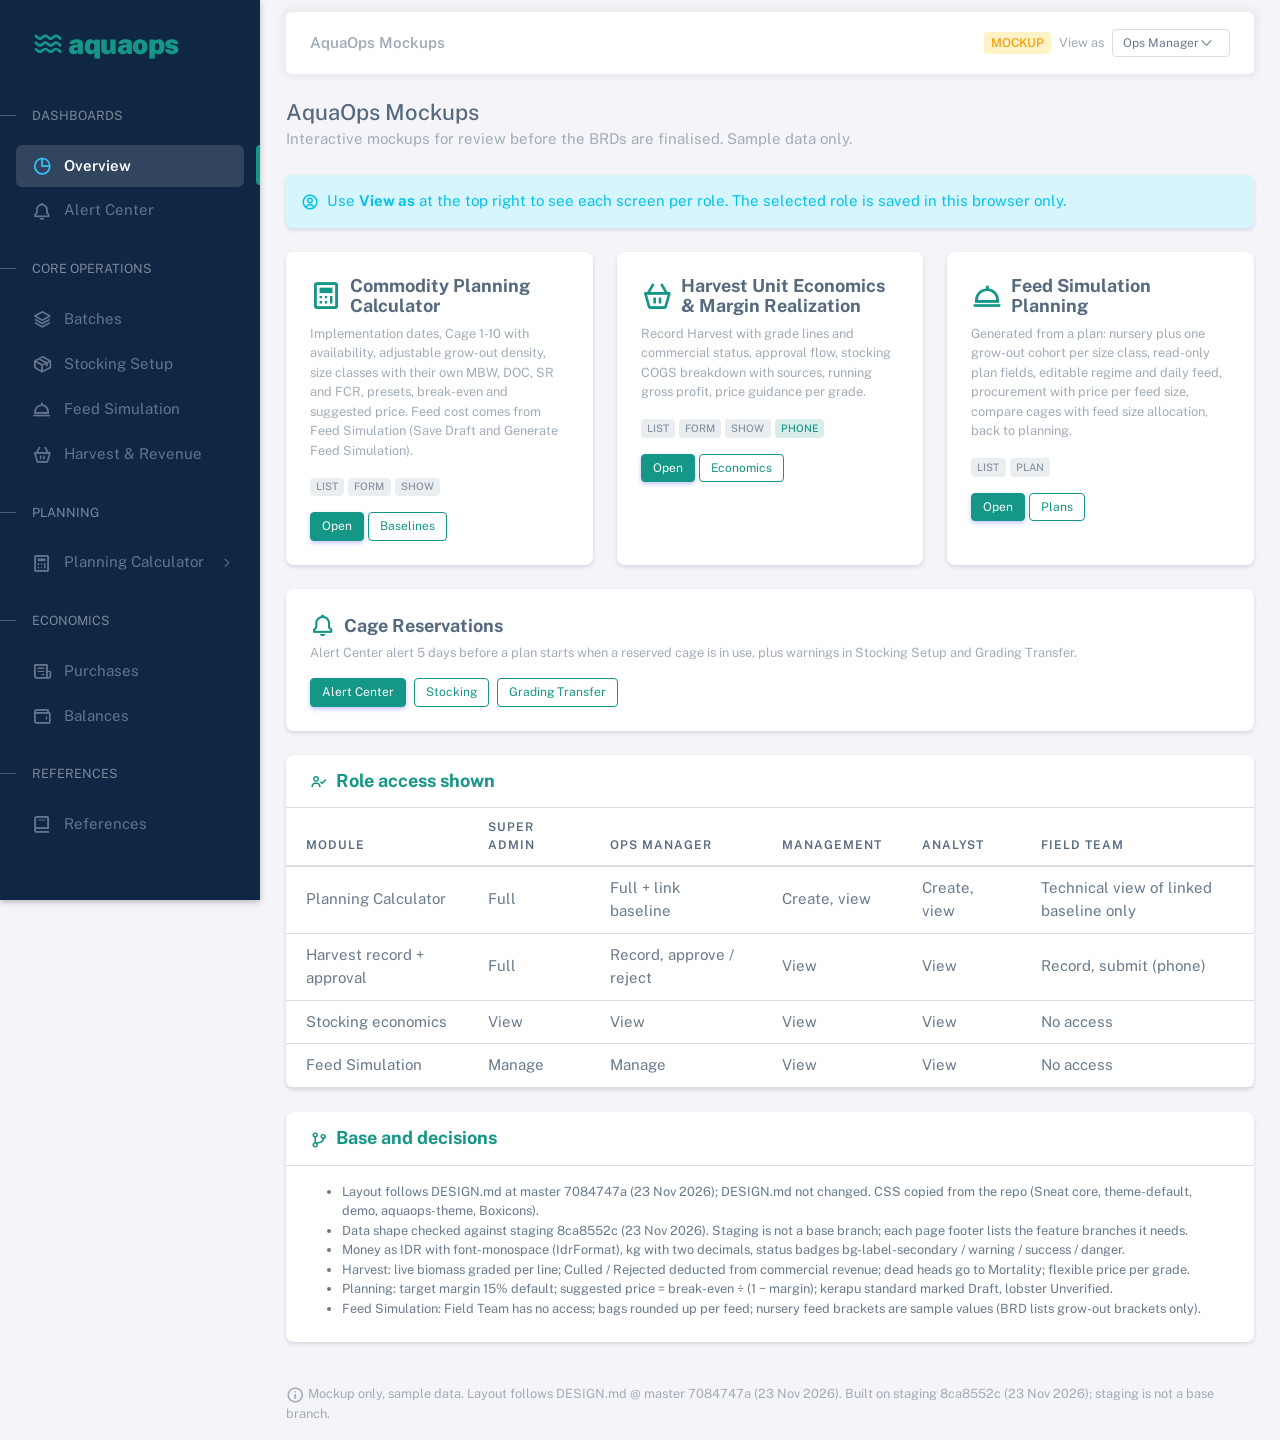
<file: index.html>
<!DOCTYPE html>
<html lang="en" class="light-style layout-menu-fixed" dir="ltr" data-theme="theme-default">
<head>
<meta charset="utf-8">
<meta name="viewport" content="width=device-width, initial-scale=1.0">
<title>AquaOps Mockups</title>
<link rel="preconnect" href="https://fonts.googleapis.com">
<link href="https://fonts.googleapis.com/css2?family=Public+Sans:ital,wght@0,300;0,400;0,500;0,600;0,700;1,400&display=swap" rel="stylesheet">
<link rel="stylesheet" href="assets/vendor/fonts/boxicons.css">
<link rel="stylesheet" href="assets/vendor/css/core.css">
<link rel="stylesheet" href="assets/vendor/css/theme-default.css">
<link rel="stylesheet" href="assets/css/demo.css">
<link rel="stylesheet" href="css/aquaops-theme.css">
</head>
<body>
<div id="mock-content" class="d-none">
  <div class="d-flex justify-content-between align-items-center mb-4">
    <div>
      <h4 class="mb-1">AquaOps Mockups</h4>
      <p class="text-muted mb-0">Interactive mockups for review before the BRDs are finalised. Sample data only.</p>
    </div>
  </div>

  <div class="alert alert-info border-0 shadow-sm mb-4"><i class="bx bx-user-circle me-2"></i>Use <strong>View as</strong> at the top right to see each screen per role. The selected role is saved in this browser only.</div>

  <div class="row g-4 mb-4">
    <div class="col-md-4">
      <div class="card border-0 shadow-sm h-100"><div class="card-body">
        <div class="d-flex align-items-center mb-2"><i class="bx bx-calculator fs-2 text-primary me-2"></i><h5 class="fw-bold mb-0">Commodity Planning Calculator</h5></div>
        <p class="small text-muted">Implementation dates, Cage 1-10 with availability, adjustable grow-out density, size classes with their own MBW, DOC, SR and FCR, presets, break-even and suggested price. Feed cost comes from Feed Simulation (Save Draft and Generate Feed Simulation).</p>
        <div class="small mb-3"><span class="badge bg-label-secondary me-1">List</span><span class="badge bg-label-secondary me-1">Form</span><span class="badge bg-label-secondary">Show</span></div>
        <a href="planning-calculator.html#step-1" class="btn btn-primary btn-sm">Open</a>
        <a href="planning-calculator.html#baselines" class="btn btn-outline-primary btn-sm">Baselines</a>
      </div></div>
    </div>
    <div class="col-md-4">
      <div class="card border-0 shadow-sm h-100"><div class="card-body">
        <div class="d-flex align-items-center mb-2"><i class="bx bx-basket fs-2 text-primary me-2"></i><h5 class="fw-bold mb-0">Harvest Unit Economics &amp; Margin Realization</h5></div>
        <p class="small text-muted">Record Harvest with grade lines and commercial status, approval flow, stocking COGS breakdown with sources, running gross profit, price guidance per grade.</p>
        <div class="small mb-3"><span class="badge bg-label-secondary me-1">List</span><span class="badge bg-label-secondary me-1">Form</span><span class="badge bg-label-secondary me-1">Show</span><span class="badge bg-label-primary">Phone</span></div>
        <a href="harvest-economics.html#record" class="btn btn-primary btn-sm">Open</a>
        <a href="harvest-economics.html#economics" class="btn btn-outline-primary btn-sm">Economics</a>
      </div></div>
    </div>
    <div class="col-md-4">
      <div class="card border-0 shadow-sm h-100"><div class="card-body">
        <div class="d-flex align-items-center mb-2"><i class="bx bx-dish fs-2 text-primary me-2"></i><h5 class="fw-bold mb-0">Feed Simulation Planning</h5></div>
        <p class="small text-muted">Generated from a plan: nursery plus one grow-out cohort per size class, read-only plan fields, editable regime and daily feed, procurement with price per feed size, compare cages with feed size allocation, back to planning.</p>
        <div class="small mb-3"><span class="badge bg-label-secondary me-1">List</span><span class="badge bg-label-secondary">Plan</span></div>
        <a href="feed-simulation.html#plan" class="btn btn-primary btn-sm">Open</a>
        <a href="feed-simulation.html#plans" class="btn btn-outline-primary btn-sm">Plans</a>
      </div></div>
    </div>
  </div>

  <div class="card border-0 shadow-sm mb-4"><div class="card-body d-flex flex-wrap align-items-center justify-content-between gap-3">
    <div><div class="d-flex align-items-center mb-1"><i class="bx bx-bell fs-3 text-primary me-2"></i><h5 class="fw-bold mb-0">Cage Reservations</h5></div>
    <p class="small text-muted mb-0">Alert Center alert 5 days before a plan starts when a reserved cage is in use, plus warnings in Stocking Setup and Grading Transfer.</p></div>
    <div class="d-flex gap-2"><a href="cage-reservations.html#alert-center" class="btn btn-primary btn-sm">Alert Center</a><a href="cage-reservations.html#stocking" class="btn btn-outline-primary btn-sm">Stocking</a><a href="cage-reservations.html#transfer" class="btn btn-outline-primary btn-sm">Grading Transfer</a></div>
  </div></div>

  <div class="card border-0 shadow-sm mb-4">
    <div class="card-header bg-transparent border-bottom py-3"><h5 class="card-title fw-bold mb-0 text-primary"><i class="bx bx-user-check me-2"></i>Role access shown</h5></div>
    <div class="table-responsive">
      <table class="table">
        <thead><tr><th>Module</th><th>Super Admin</th><th>Ops Manager</th><th>Management</th><th>Analyst</th><th>Field Team</th></tr></thead>
        <tbody>
          <tr><td>Planning Calculator</td><td>Full</td><td>Full + link baseline</td><td>Create, view</td><td>Create, view</td><td>Technical view of linked baseline only</td></tr>
          <tr><td>Harvest record + approval</td><td>Full</td><td>Record, approve / reject</td><td>View</td><td>View</td><td>Record, submit (phone)</td></tr>
          <tr><td>Stocking economics</td><td>View</td><td>View</td><td>View</td><td>View</td><td>No access</td></tr>
          <tr><td>Feed Simulation</td><td>Manage</td><td>Manage</td><td>View</td><td>View</td><td>No access</td></tr>
        </tbody>
      </table>
    </div>
  </div>

  <div class="card border-0 shadow-sm">
    <div class="card-header bg-transparent border-bottom py-3"><h5 class="card-title fw-bold mb-0 text-primary"><i class="bx bx-git-branch me-2"></i>Base and decisions</h5></div>
    <div class="card-body pt-3 small">
      <ul class="mb-0">
        <li>Layout follows DESIGN.md at master 7084747a (23 Nov 2026); DESIGN.md not changed. CSS copied from the repo (Sneat core, theme-default, demo, aquaops-theme, Boxicons).</li>
        <li>Data shape checked against staging 8ca8552c (23 Nov 2026). Staging is not a base branch; each page footer lists the feature branches it needs.</li>
        <li>Money as IDR with font-monospace (IdrFormat), kg with two decimals, status badges bg-label-secondary / warning / success / danger.</li>
        <li>Harvest: live biomass graded per line; Culled / Rejected deducted from commercial revenue; dead heads go to Mortality; flexible price per grade.</li>
        <li>Planning: target margin 15% default; suggested price = break-even ÷ (1 − margin); kerapu standard marked Draft, lobster Unverified.</li>
        <li>Feed Simulation: Field Team has no access; bags rounded up per feed; nursery feed brackets are sample values (BRD lists grow-out brackets only).</li>
      </ul>
    </div>
  </div>
</div>
<script src="assets/mock/shell.js"></script>
<script>AqMock.init({ active: 'home', title: 'AquaOps Mockups', branches: '' });</script>
</body>
</html>
</file>
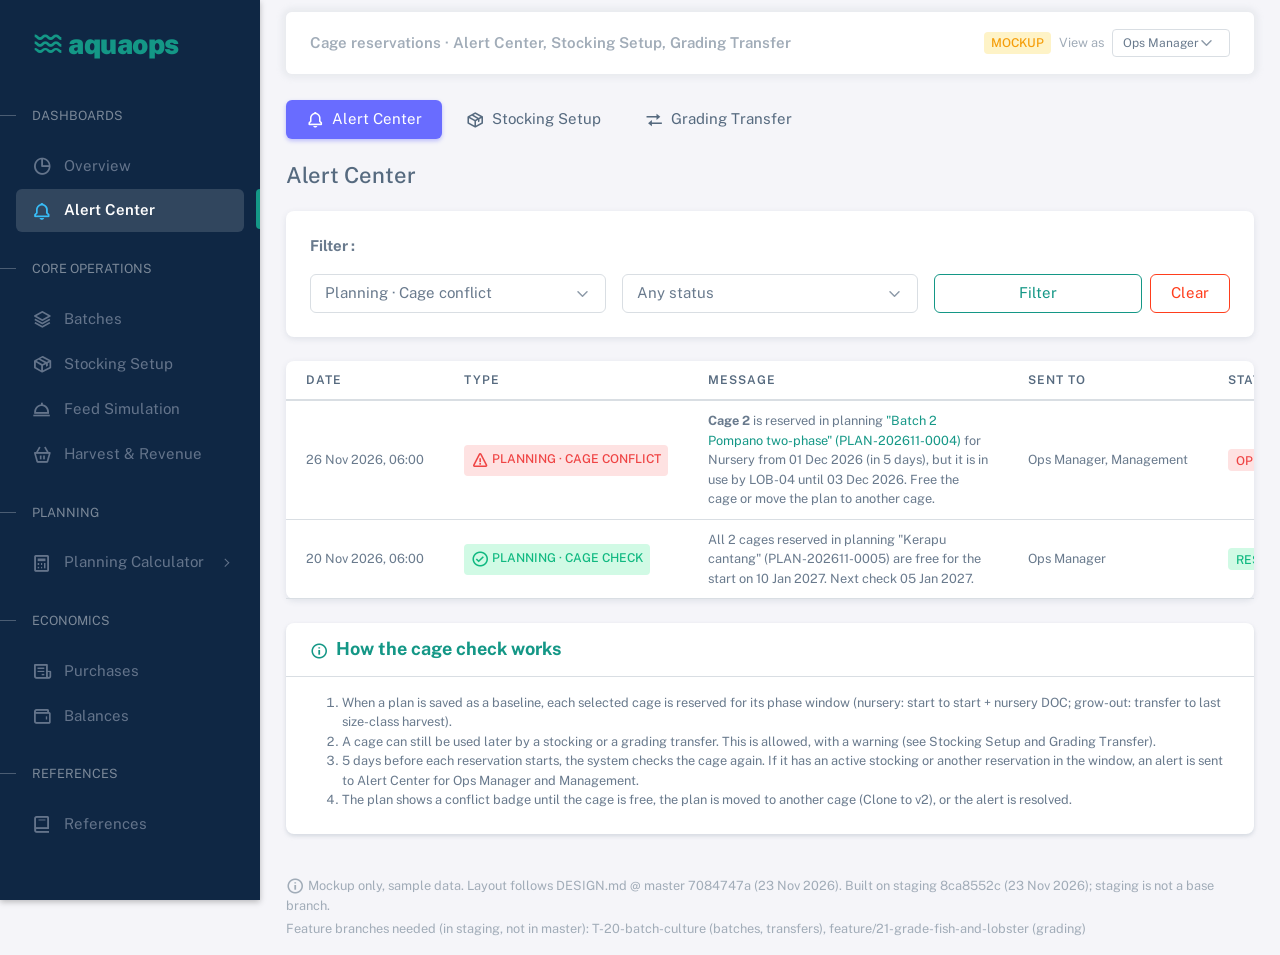
<file: cage-reservations.html>
<!DOCTYPE html>
<html lang="en" class="light-style layout-menu-fixed" dir="ltr" data-theme="theme-default">
<head>
<meta charset="utf-8">
<meta name="viewport" content="width=device-width, initial-scale=1.0">
<title>Cage Reservations · AquaOps Mockup</title>
<link rel="preconnect" href="https://fonts.googleapis.com">
<link href="https://fonts.googleapis.com/css2?family=Public+Sans:ital,wght@0,300;0,400;0,500;0,600;0,700;1,400&display=swap" rel="stylesheet">
<link rel="stylesheet" href="assets/vendor/fonts/boxicons.css">
<link rel="stylesheet" href="assets/vendor/css/core.css">
<link rel="stylesheet" href="assets/vendor/css/theme-default.css">
<link rel="stylesheet" href="assets/css/demo.css">
<link rel="stylesheet" href="css/aquaops-theme.css">
</head>
<body>
<div id="mock-content" class="d-none">

<ul class="nav nav-pills mb-4 flex-wrap gap-1">
  <li class="nav-item"><a class="nav-link" href="#alert-center" data-screen-tab="alert-center"><i class="bx bx-bell me-1"></i> Alert Center</a></li>
  <li class="nav-item"><a class="nav-link" href="#stocking" data-screen-tab="stocking"><i class="bx bx-package me-1"></i> Stocking Setup</a></li>
  <li class="nav-item"><a class="nav-link" href="#transfer" data-screen-tab="transfer"><i class="bx bx-transfer me-1"></i> Grading Transfer</a></li>
</ul>

<!-- ===================== ALERT CENTER ===================== -->
<div id="screen-alert-center">
  <div class="d-flex justify-content-between align-items-center mb-4">
    <h4 class="mb-0">Alert Center</h4>
  </div>
  <div class="card mb-4">
    <div class="card-body">
      <p class="fw-bold">Filter :</p>
      <form class="row g-3" onsubmit="return false">
        <div class="col-md"><select class="form-select" aria-label="Type"><option>Any type</option><option selected>Planning · Cage conflict</option><option>Feed variance</option><option>Water quality</option></select></div>
        <div class="col-md"><select class="form-select" aria-label="Status"><option>Any status</option><option>Open</option><option>Acknowledged</option><option>Resolved</option></select></div>
        <div class="col-md d-flex"><button class="btn btn-outline-primary w-100 me-2">Filter</button><button class="btn btn-outline-danger">Clear</button></div>
      </form>
    </div>
  </div>
  <div class="card mb-4">
    <div class="table-responsive">
      <table class="table">
        <thead><tr><th>Date</th><th>Type</th><th>Message</th><th>Sent to</th><th>Status</th><th></th></tr></thead>
        <tbody id="alerts"></tbody>
      </table>
    </div>
  </div>
  <div class="card border-0 shadow-sm">
    <div class="card-header bg-transparent border-bottom py-3"><h5 class="card-title fw-bold mb-0 text-primary"><i class="bx bx-info-circle me-2"></i>How the cage check works</h5></div>
    <div class="card-body pt-3 small">
      <ol class="mb-0">
        <li>When a plan is saved as a baseline, each selected cage is reserved for its phase window (nursery: start to start + nursery DOC; grow-out: transfer to last size-class harvest).</li>
        <li>A cage can still be used later by a stocking or a grading transfer. This is allowed, with a warning (see Stocking Setup and Grading Transfer).</li>
        <li>5 days before each reservation starts, the system checks the cage again. If it has an active stocking or another reservation in the window, an alert is sent to Alert Center for Ops Manager and Management.</li>
        <li>The plan shows a conflict badge until the cage is free, the plan is moved to another cage (Clone to v2), or the alert is resolved.</li>
      </ol>
    </div>
  </div>
</div>

<!-- ===================== STOCKING SETUP ===================== -->
<div id="screen-stocking" class="d-none">
  <div class="d-flex align-items-center justify-content-between mb-4">
    <div><h4 class="fw-bold mb-1">New Stocking</h4><p class="text-muted small mb-0">Only the fields relevant to the cage check are shown in this mockup.</p></div>
    <a href="#alert-center" class="btn btn-outline-secondary btn-sm"><i class="bx bx-arrow-back me-1"></i> Back</a>
  </div>
  <div class="row justify-content-center">
    <div class="col-xxl-9 col-lg-10">
      <div class="card shadow-sm border-0 rounded-3"><div class="card-body p-4">
        <h6 class="fw-bold text-primary mb-3 d-flex align-items-center"><i class="bx bx-info-circle me-2 fs-5"></i> Operational Target</h6>
        <div class="row g-3">
          <div class="col-md-4"><label class="form-label fw-semibold" for="s-site">Site <span class="text-danger">*</span></label><select id="s-site" class="form-select"><option>Ekas (KPG-EKS)</option></select></div>
          <div class="col-md-4"><label class="form-label fw-semibold" for="s-unit">Operational unit <span class="text-danger">*</span></label><select id="s-unit" class="form-select"></select></div>
          <div class="col-md-4"><label class="form-label fw-semibold" for="s-date">Stocking date <span class="text-danger">*</span></label><input id="s-date" type="date" class="form-control" value="2026-11-22"></div>
          <div class="col-md-4"><label class="form-label fw-semibold" for="s-sp">Species</label><select id="s-sp" class="form-select"><option>Lobster pasir</option></select></div>
          <div class="col-md-4"><label class="form-label fw-semibold" for="s-end">Expected end</label><input id="s-end" type="date" class="form-control" value="2026-12-03"></div>
          <div class="col-md-4"><label class="form-label fw-semibold" for="s-count">Stocking count</label><input id="s-count" type="number" class="form-control" value="600"></div>
        </div>
        <div id="s-warn" class="mt-3"></div>
        <div class="d-flex align-items-center justify-content-end gap-2 pt-3 mt-4 border-top">
          <a href="#alert-center" class="btn btn-outline-secondary px-4">Cancel</a>
          <button type="button" class="btn btn-primary px-4" id="s-save"><i class="bx bx-save me-1"></i> Save</button>
        </div>
      </div></div>
    </div>
  </div>
</div>

<!-- ===================== GRADING TRANSFER ===================== -->
<div id="screen-transfer" class="d-none">
  <div class="d-flex align-items-center justify-content-between mb-4">
    <div><h4 class="fw-bold mb-1">Grading Transfer</h4><p class="text-muted small mb-0">Move graded heads to another cage. Only the target cage part is shown.</p></div>
    <a href="#alert-center" class="btn btn-outline-secondary btn-sm"><i class="bx bx-arrow-back me-1"></i> Back</a>
  </div>
  <div class="row justify-content-center">
    <div class="col-xxl-9 col-lg-10">
      <div class="card shadow-sm border-0 rounded-3"><div class="card-body p-4">
        <h6 class="fw-bold text-primary mb-3 d-flex align-items-center"><i class="bx bx-transfer me-2 fs-5"></i> Transfer</h6>
        <div class="row g-3">
          <div class="col-md-4"><label class="form-label fw-semibold" for="t-src">Source</label><select id="t-src" class="form-select"><option>POM-02 · Cage 3</option></select></div>
          <div class="col-md-4"><label class="form-label fw-semibold" for="t-unit">Target cage <span class="text-danger">*</span></label><select id="t-unit" class="form-select"></select></div>
          <div class="col-md-4"><label class="form-label fw-semibold" for="t-date">Transfer date <span class="text-danger">*</span></label><input id="t-date" type="date" class="form-control" value="2027-02-10"></div>
          <div class="col-md-4"><label class="form-label fw-semibold" for="t-grade">Grade</label><select id="t-grade" class="form-select"><option>Grade B (200-299 g)</option></select></div>
          <div class="col-md-4"><label class="form-label fw-semibold" for="t-heads">Heads</label><input id="t-heads" type="number" class="form-control" value="850"></div>
          <div class="col-md-4"><label class="form-label fw-semibold" for="t-until">Expected until</label><input id="t-until" type="date" class="form-control" value="2027-04-30"></div>
        </div>
        <div id="t-warn" class="mt-3"></div>
        <div class="d-flex align-items-center justify-content-end gap-2 pt-3 mt-4 border-top">
          <a href="#alert-center" class="btn btn-outline-secondary px-4">Cancel</a>
          <button type="button" class="btn btn-primary px-4" id="t-save"><i class="bx bx-save me-1"></i> Save</button>
        </div>
      </div></div>
    </div>
  </div>
</div>

</div>

<script src="assets/mock/shell.js"></script>
<script src="assets/mock/planning-data.js"></script>
<script>
AqMock.init({ active: location.hash === '#alert-center' || !location.hash ? 'alerts' : 'stocking', title: 'Cage reservations · Alert Center, Stocking Setup, Grading Transfer', branches: 'T-20-batch-culture (batches, transfers), feature/21-grade-fish-and-lobster (grading)' });
AqMock.screens(['alert-center', 'stocking', 'transfer'], 'alert-center');

(function () {
  var $ = function (id) { return document.getElementById(id); };
  var P = AqPlan, D = AqPlan.date, B = P.BASELINE;
  document.addEventListener('mock:screen', function (e) {
    document.querySelectorAll('#layout-menu .menu-item').forEach(function (li) {
      var a = li.querySelector('a'); if (!a) return;
      var h = a.getAttribute('href');
      if (h === 'cage-reservations.html#alert-center') li.classList.toggle('active', e.detail === 'alert-center');
      if (h === 'cage-reservations.html#stocking') li.classList.toggle('active', e.detail !== 'alert-center');
    });
  });

  var alerts = [
    { date: '26 Nov 2026, 06:00', type: 'Planning · Cage conflict', sev: 'danger', msg: '<strong>Cage 2</strong> is reserved in planning <a href="planning-calculator.html#baseline">"' + B.name + '" (' + B.code + ')</a> for Nursery from 01 Dec 2026 (in 5 days), but it is in use by LOB-04 until 03 Dec 2026. Free the cage or move the plan to another cage.', to: 'Ops Manager, Management', status: 'open' },
    { date: '20 Nov 2026, 06:00', type: 'Planning · Cage check', sev: 'success', msg: 'All 2 cages reserved in planning "Kerapu cantang" (PLAN-202611-0005) are free for the start on 10 Jan 2027. Next check 05 Jan 2027.', to: 'Ops Manager', status: 'resolved' }
  ];
  function renderAlerts() {
    $('alerts').innerHTML = alerts.map(function (a, i) {
      var st = a.status === 'open' ? '<span class="badge bg-label-danger">Open</span>' : a.status === 'ack' ? '<span class="badge bg-label-warning">Acknowledged</span>' : '<span class="badge bg-label-success">Resolved</span>';
      return '<tr><td class="text-nowrap small">' + a.date + '</td><td class="text-nowrap"><span class="badge bg-label-' + a.sev + '"><i class="bx ' + (a.sev === 'danger' ? 'bx-error' : 'bx-check-circle') + '"></i> ' + a.type + '</span></td><td class="small" style="min-width:320px">' + a.msg + '</td><td class="small text-nowrap">' + a.to + '</td><td>' + st + '</td>' +
        '<td class="text-nowrap">' + (a.status === 'open' ? '<button class="btn btn-sm btn-outline-primary" data-ack="' + i + '" data-roles="super_admin ops_manager management">Acknowledge</button>' : '') + '</td></tr>';
    }).join('');
    $('alerts').querySelectorAll('[data-ack]').forEach(function (b) { b.onclick = function () { alerts[+b.dataset.ack].status = 'ack'; renderAlerts(); }; });
    AqMock.applyRole();
  }
  renderAlerts();

  /* reservation lookup used by Stocking Setup and Grading Transfer */
  var RES = B.reservations.map(function (r) { return { cage: r.cage, phase: r.phase, from: r.from, until: r.until, plan: B.name, code: B.code }; })
    .concat([{ cage: 'Cage 9', phase: 'Grow-out', from: '2027-01-10', until: '2027-06-30', plan: 'Kerapu cantang', code: 'PLAN-202611-0005' }]);
  function opts(sel) {
    return P.CAGES.map(function (c) {
      var r = RES.filter(function (x) { return x.cage === c.name; })[0];
      return '<option' + (c.name === sel ? ' selected' : '') + '>' + c.name + (r ? ' (reserved)' : '') + '</option>';
    }).join('');
  }
  function check(unitId, fromId, untilId, out, what) {
    var name = $(unitId).value.replace(' (reserved)', ''), from = $(fromId).value, until = $(untilId).value;
    var hits = RES.filter(function (r) { return r.cage === name && D.overlap(r.from, r.until, from, until); });
    var later = RES.filter(function (r) { return r.cage === name && hits.indexOf(r) === -1; });
    $(out).innerHTML = hits.map(function (r) {
      return '<div class="alert alert-warning small mb-2"><i class="bx bx-error me-2"></i><strong>' + name + ' is reserved in planning "' + r.plan + '"</strong> (' + r.code + ') for ' + r.phase + ' from ' + D.fmt(r.from) + ' to ' + D.fmt(r.until) + '. ' + what + ' here overlaps that window and will trigger a cage conflict alert 5 days before the plan starts.' +
        '<div class="form-check mt-2"><input class="form-check-input" type="checkbox" id="' + out + '-ok"><label class="form-check-label" for="' + out + '-ok">I understand, continue anyway</label></div></div>';
    }).join('') + later.map(function (r) {
      return '<div class="alert alert-info small mb-2"><i class="bx bx-info-circle me-2"></i>' + name + ' is reserved in planning "' + r.plan + '" from ' + D.fmt(r.from) + '. Make sure the cage is empty before then.</div>';
    }).join('');
    var btn = $(out === 's-warn' ? 's-save' : 't-save');
    var sync = function () { btn.disabled = hits.length > 0 && !($(out + '-ok') && $(out + '-ok').checked); };
    if ($(out + '-ok')) $(out + '-ok').onchange = sync;
    sync();
  }
  $('s-unit').innerHTML = opts('Cage 2'); $('t-unit').innerHTML = opts('Cage 5');
  var sCheck = function () { check('s-unit', 's-date', 's-end', 's-warn', 'Stocking'); };
  var tCheck = function () { check('t-unit', 't-date', 't-until', 't-warn', 'Transferring'); };
  ['s-unit', 's-date', 's-end'].forEach(function (id) { $(id).addEventListener('change', sCheck); });
  ['t-unit', 't-date', 't-until'].forEach(function (id) { $(id).addEventListener('change', tCheck); });
  sCheck(); tCheck();
  $('s-save').onclick = function () { $('s-warn').innerHTML = '<div class="alert alert-success small"><i class="bx bx-check-circle me-2"></i>Mockup: stocking saved. The plan now shows a cage conflict and the H-5 check will alert Alert Center.</div>'; };
  $('t-save').onclick = function () { $('t-warn').innerHTML = '<div class="alert alert-success small"><i class="bx bx-check-circle me-2"></i>Mockup: transfer saved.</div>'; };
})();
</script>
</body>
</html>
</file>
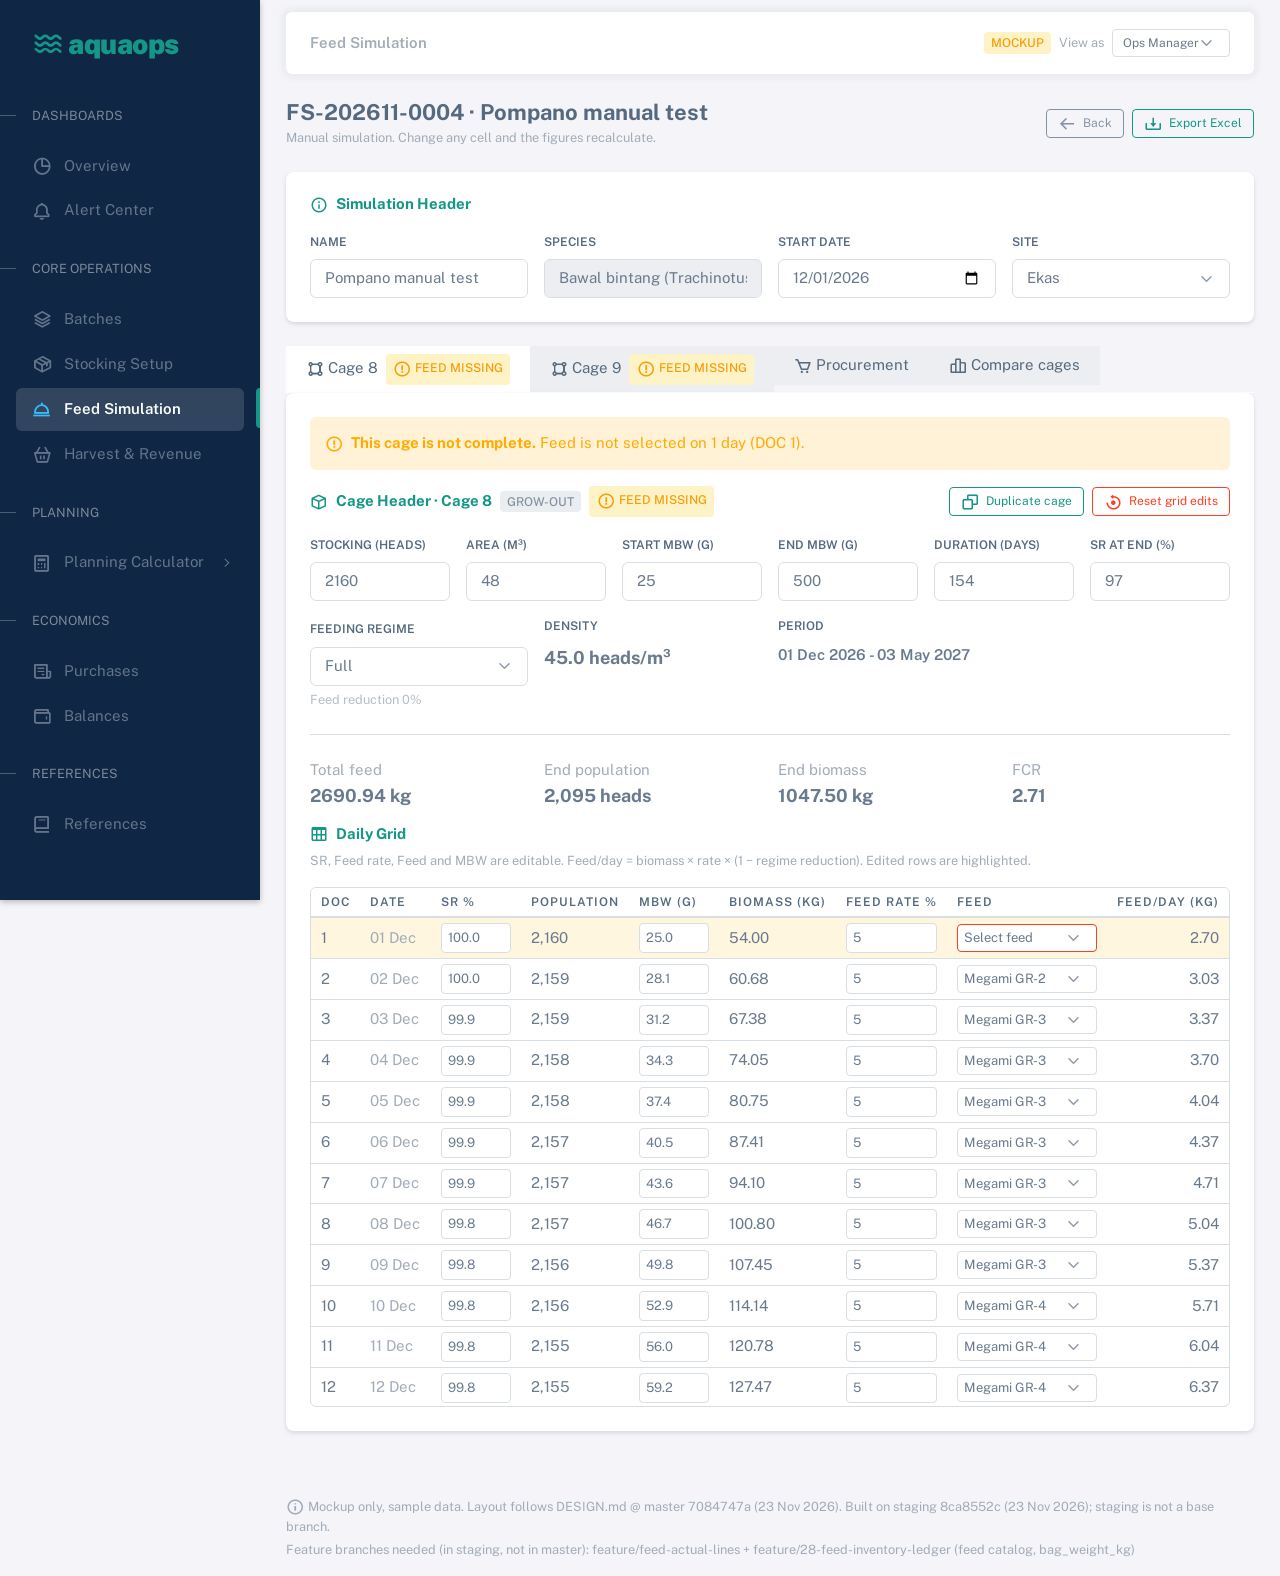
<file: feed-simulation.html>
<!DOCTYPE html>
<html lang="en" class="light-style layout-menu-fixed" dir="ltr" data-theme="theme-default">
<head>
<meta charset="utf-8">
<meta name="viewport" content="width=device-width, initial-scale=1.0">
<title>Feed Simulation · AquaOps Mockup</title>
<link rel="preconnect" href="https://fonts.googleapis.com">
<link href="https://fonts.googleapis.com/css2?family=Public+Sans:ital,wght@0,300;0,400;0,500;0,600;0,700;1,400&display=swap" rel="stylesheet">
<link rel="stylesheet" href="assets/vendor/fonts/boxicons.css">
<link rel="stylesheet" href="assets/vendor/css/core.css">
<link rel="stylesheet" href="assets/vendor/css/theme-default.css">
<link rel="stylesheet" href="assets/css/demo.css">
<link rel="stylesheet" href="css/aquaops-theme.css">
<style>
.grid-wrap{max-height:520px;overflow:auto}
.grid-wrap thead th{position:sticky;top:0;background:#fff;z-index:1}
.grid-wrap input,.grid-wrap select{min-width:70px;padding:.2rem .4rem;font-size:.8125rem}
.grid-wrap select{min-width:140px}
.grid-wrap .edited{background:#fff6e0}
.locked{background:#f5f5f9 !important}
.price-in{width:110px}
</style>
</head>
<body>
<div id="mock-content" class="d-none">

<div class="alert alert-danger border-0 shadow-sm" data-roles="field_team"><i class="bx bx-block me-2"></i>Field Team has no access to Feed Simulation. This menu is hidden from their sidebar.</div>

<div data-hide-roles="field_team">

<!-- ===================== LIST ===================== -->
<div id="screen-plans">
  <div class="d-flex justify-content-between align-items-center mb-4">
    <h4 class="mb-0">Feed Simulations</h4>
    <a href="feed-simulation.html#plan" class="btn btn-primary" data-roles="super_admin ops_manager"><i class="bx bx-plus me-1"></i> New simulation</a>
  </div>
  <div class="card mb-4">
    <div class="card-body">
      <p class="fw-bold">Filter :</p>
      <form class="row g-3" onsubmit="return false">
        <div class="col-md"><select class="form-select" aria-label="Commodity"><option>Any commodity</option><option>Fish</option><option>Lobster</option></select></div>
        <div class="col-md"><select class="form-select" aria-label="Source"><option>Any source</option><option>From Planning</option><option>Manual</option></select></div>
        <div class="col-md"><input type="text" class="form-control" placeholder="Simulation name"></div>
        <div class="col-md d-flex"><button class="btn btn-outline-primary w-100 me-2">Filter</button><button class="btn btn-outline-danger">Clear</button></div>
      </form>
    </div>
  </div>
  <div class="card">
    <div class="table-responsive text-nowrap">
      <table class="table">
        <thead><tr><th>Code</th><th>Name</th><th>Species</th><th>Source</th><th>Start</th><th class="text-end">Cohorts</th><th class="text-end">Total feed (kg)</th><th class="text-end">Feed cost</th><th></th></tr></thead>
        <tbody>
          <tr><td id="l-code">-</td><td id="l-name">-</td><td>Bawal bintang</td><td id="l-src">-</td><td id="l-start">-</td><td class="text-end" id="l-coh">-</td><td class="text-end" id="l-kg">-</td><td class="text-end font-monospace" id="l-cost">-</td><td><a href="#plan" class="btn btn-sm btn-outline-primary">View</a></td></tr>
          <tr><td>FS-202611-0002</td><td>Batch 2 Pompano two-phase</td><td>Bawal bintang</td><td><span class="badge bg-label-primary">PLAN-202611-0004</span></td><td>01 Dec 2026</td><td class="text-end">5</td><td class="text-end">11786.99</td><td class="text-end font-monospace">IDR 254.809.974,69</td><td><a href="#plan" class="btn btn-sm btn-outline-primary">View</a></td></tr>
          <tr><td>FS-202611-0003</td><td>Kerapu cantang</td><td>Kerapu cantang</td><td><span class="badge bg-label-primary">PLAN-202611-0005</span></td><td>10 Jan 2027</td><td class="text-end">3</td><td class="text-end">2,915.40</td><td class="text-end font-monospace">IDR 64.138.800,00</td><td><a href="#plan" class="btn btn-sm btn-outline-primary">View</a></td></tr>
        </tbody>
      </table>
    </div>
    <div class="card-body small text-muted">Showing 1 to 3 of 3 results · sample data</div>
  </div>
</div>

<!-- ===================== PLAN ===================== -->
<div id="screen-plan" class="d-none">
  <div class="d-flex align-items-center justify-content-between mb-4 gap-2 flex-wrap">
    <div>
      <h4 class="fw-bold mb-1" id="sim-title"></h4>
      <p class="text-muted small mb-0" id="sim-sub"></p>
    </div>
    <div class="d-flex gap-2 flex-wrap">
      <a href="#plans" class="btn btn-outline-secondary btn-sm"><i class="bx bx-arrow-back me-1"></i> Back</a>
      <button class="btn btn-outline-primary btn-sm"><i class="bx bx-download me-1"></i> Export Excel</button>
      <button class="btn btn-primary btn-sm from-plan" data-back><i class="bx bx-left-arrow-circle me-1"></i> Back to Commodity Planning &amp; Save as Baseline</button>
    </div>
  </div>
  <div class="alert alert-info border-0 small from-plan"><i class="bx bx-link me-2"></i><span id="plan-link-text"></span></div>
  <div class="alert alert-secondary border-0 small" data-roles="management analyst"><i class="bx bx-show me-2"></i>View only. Only Super Admin and Ops Manager can change regimes and daily feed.</div>

  <div class="card shadow-sm border-0 rounded-3 mb-4">
    <div class="card-body p-4">
      <h6 class="fw-bold text-primary mb-3 d-flex align-items-center"><i class="bx bx-info-circle me-2 fs-5"></i> Simulation Header</h6>
      <div class="row g-3">
        <div class="col-md-3"><label class="form-label fw-semibold" for="ph-name">Name</label><input id="ph-name" type="text" class="form-control"></div>
        <div class="col-md-3"><label class="form-label fw-semibold" for="ph-sp">Species</label><input id="ph-sp" type="text" class="form-control"></div>
        <div class="col-md-3"><label class="form-label fw-semibold" for="ph-start">Start date</label><input id="ph-start" type="date" class="form-control"></div>
        <div class="col-md-3"><label class="form-label fw-semibold" for="ph-site">Site</label><select id="ph-site" class="form-select"><option>Ekas</option></select></div>
      </div>
    </div>
  </div>

  <ul class="nav nav-tabs mb-0 flex-nowrap overflow-auto" id="cage-tabs"></ul>
  <div class="card border-0 shadow-sm mb-4 rounded-top-0">
    <div class="card-body p-4" id="cage-pane"></div>
  </div>
</div>

</div>
</div>

<script src="assets/mock/shell.js"></script>
<script src="assets/mock/planning-data.js"></script>
<script>
AqMock.init({ active: 'feed', title: 'Feed Simulation', branches: 'feature/feed-actual-lines + feature/28-feed-inventory-ledger (feed catalog, bag_weight_kg)' });
AqMock.screens(['plans', 'plan'], 'plan');

(function () {
  var $ = function (id) { return document.getElementById(id); };
  var int = AqMock.int, num = AqMock.num, idr = AqMock.idr, P = AqPlan, D = AqPlan.date;
  var FEEDS = { 'Megami GR-1': 20, 'Megami GR-2': 25, 'Megami GR-3': 25, 'Megami GR-4': 25, 'Megami GR-5': 25, 'Megami GR-7': 25, 'Megami GR-10': 25, 'Megami GR-12': 25 };
  var REGIMES = { 'Full': 0, '-10% EM4': 0.10, '-20% EM4': 0.20, 'GR + PN': 0.05, 'Fresh Fish': 0 };
  // Grow-out brackets from the BRD; nursery brackets are sample values
  var GROW = [[25, 30, 'Megami GR-2', 5], [30, 50, 'Megami GR-3', 5], [50, 70, 'Megami GR-4', 5], [70, 110, 'Megami GR-5', 4.5], [110, 210, 'Megami GR-7', 3.5], [210, 360, 'Megami GR-10', 3], [360, 9999, 'Megami GR-12', 3]];
  var NURS = [[3, 12, 'Megami GR-1', 8], [12, 25, 'Megami GR-2', 6], [25, 50, 'Megami GR-3', 5], [50, 9999, 'Megami GR-4', 5]];
  var prices = JSON.parse(JSON.stringify(P.FEED_PRICE));

  /* source: from Commodity Planning (read-only fields) or a manual sample */
  var payload = P.decode();
  var fromPlan = !!(payload && payload.cohorts);
  if (!fromPlan) {
    payload = { name: 'Pompano manual test', species: 'Bawal bintang (Trachinotus blochii)', start: '2026-12-01', cohorts: [
      { key: 'm1', name: 'Cage 8', phase: 'Grow-out', stocking: 2160, area: 48, w0: 25, w1: 500, days: 154, srEnd: 97, offset: 0 },
      { key: 'm2', name: 'Cage 9', phase: 'Grow-out', stocking: 2160, area: 48, w0: 25, w1: 500, days: 154, srEnd: 97, offset: 0 }
    ] };
  }
  var code = fromPlan && payload.feed ? payload.feed.code : 'FS-202611-0004';
  var cages = payload.cohorts.map(function (c) { return Object.assign({ regime: 'Full', ov: {}, locked: fromPlan }, c); });
  if (!(payload.feed && payload.feed.complete)) cages.forEach(function (c) { c.ov[1] = { feed: '' }; });
  var active = 0, open = {};

  function bracket(c, mbw) {
    var b = c.phase === 'Nursery' ? NURS : GROW;
    for (var i = 0; i < b.length; i++) if (mbw < b[i][1]) return b[i];
    return b[b.length - 1];
  }
  function simulate(c) {
    var rows = [], cum = 0, red = REGIMES[c.regime];
    for (var d = 1; d <= c.days; d++) {
      var o = c.ov[d] || {};
      var mbw = o.mbw !== undefined ? o.mbw : c.w0 + (c.w1 - c.w0) * (d - 1) / Math.max(1, c.days - 1);
      var sr = o.sr !== undefined ? o.sr : 100 - (100 - c.srEnd) * d / c.days;
      var br = bracket(c, mbw);
      var rate = o.rate !== undefined ? o.rate : br[3];
      var feed = o.feed !== undefined ? o.feed : br[2];
      var pop = Math.round(c.stocking * sr / 100), bio = pop * mbw / 1000, kg = bio * rate / 100 * (1 - red);
      cum += kg;
      var gain = bio - c.stocking * c.w0 / 1000;
      rows.push({ d: d, mbw: mbw, sr: sr, rate: rate, feed: feed, pop: pop, bio: bio, kg: kg, cum: cum, fcr: gain > 0 ? cum / gain : null, edited: !!c.ov[d] });
    }
    return rows;
  }
  function byFeed(c) { var by = {}; simulate(c).forEach(function (r) { if (r.feed) by[r.feed] = (by[r.feed] || 0) + r.kg; }); return by; }
  function missingDays(c) { return simulate(c).filter(function (r) { return !r.feed; }); }
  function feedFlag(c) {
    var miss = missingDays(c);
    if (!miss.length) return '<span class="badge bg-label-success ms-2"><i class="bx bx-check-circle me-1"></i>Complete</span>';
    var days = miss.slice(0, 4).map(function (r) { return r.d; }).join(', ');
    return '<span class="badge bg-label-warning ms-2" title="No feed on DOC ' + days + (miss.length > 4 ? '…' : '') + '"><i class="bx bx-error-circle me-1"></i>Feed missing</span>';
  }
  function costOf(by) { return Object.keys(by).reduce(function (s, f) { return s + by[f] * (prices[f] || 0); }, 0); }
  function canEdit() { return ['super_admin', 'ops_manager'].indexOf(AqMock.role()) > -1; }

  function tabs() {
    var t = cages.map(function (c, i) {
      return '<li class="nav-item"><a class="nav-link text-nowrap' + (i === active ? ' active' : '') + '" href="#plan" data-tab="' + i + '"><i class="bx ' + (c.phase === 'Nursery' ? 'bx-cube' : 'bx-shape-square') + ' me-1"></i>' + c.name + feedFlag(c) + '</a></li>';
    });
    t.push('<li class="nav-item"><a class="nav-link text-nowrap' + (active === cages.length ? ' active' : '') + '" href="#plan" data-tab="' + cages.length + '"><i class="bx bx-cart me-1"></i>Procurement</a></li>');
    t.push('<li class="nav-item"><a class="nav-link text-nowrap' + (active === cages.length + 1 ? ' active' : '') + '" href="#plan" data-tab="' + (cages.length + 1) + '"><i class="bx bx-bar-chart-alt-2 me-1"></i>Compare cages</a></li>');
    $('cage-tabs').innerHTML = t.join('');
    $('cage-tabs').querySelectorAll('[data-tab]').forEach(function (a) { a.addEventListener('click', function (e) { e.preventDefault(); active = +a.dataset.tab; render(); }); });
  }

  function field(label, key, c, step, unit) {
    var lock = c.locked;
    return '<div class="col-6 col-md-2"><label class="form-label fw-semibold" for="cf-' + key + '">' + label + (lock ? ' <i class="bx bx-lock-alt text-muted" title="From Commodity Planning"></i>' : '') + '</label>' +
      '<input id="cf-' + key + '" type="number" step="' + (step || 1) + '" class="form-control' + (lock ? ' locked' : ' edit') + '" value="' + c[key] + '" data-key="' + key + '"' + (lock ? ' readonly' : '') + '>' +
      (unit ? '<div class="form-text">' + unit + '</div>' : '') + '</div>';
  }

  function renderCage(c) {
    var rows = simulate(c), last = rows[rows.length - 1] || { cum: 0, pop: 0, bio: 0, fcr: null };
    var miss = missingDays(c);
    var src = c.phase === 'Nursery' ? { w0: 'Seed size', w1: 'Transfer size', days: 'Nursery DOC', sr: 'Nursery SR' } : { w0: 'Nursery transfer size', w1: 'Size class target MBW', days: 'Size class DOC', sr: 'Size class SR' };
    var html = (miss.length ? '<div class="alert alert-warning border-0"><i class="bx bx-error-circle me-2"></i><strong>This cage is not complete.</strong> Feed is not selected on ' + miss.length + ' day' + (miss.length === 1 ? '' : 's') + ' (DOC ' + miss.slice(0, 8).map(function (r) { return r.d; }).join(', ') + (miss.length > 8 ? ', …' : '') + ').</div>' : '') +
      '<div class="d-flex justify-content-between align-items-center mb-3 flex-wrap gap-2"><h6 class="fw-bold text-primary mb-0 d-flex align-items-center"><i class="bx bx-cube me-2 fs-5"></i> Cage Header · ' + c.name + ' <span class="badge bg-label-secondary ms-2">' + c.phase + '</span>' + feedFlag(c) + '</h6>' +
      '<div class="d-flex gap-2 edit-only">' + (c.locked ? '' : '<button class="btn btn-sm btn-outline-primary" id="c-dup"><i class="bx bx-copy me-1"></i> Duplicate cage</button>') +
      '<button class="btn btn-sm btn-outline-danger" id="c-reset"' + (Object.keys(c.ov).length ? '' : ' disabled') + '><i class="bx bx-reset me-1"></i> Reset grid edits</button></div></div>' +
      (c.locked ? '<p class="small text-muted"><i class="bx bx-lock-alt me-1"></i>Fields with a lock come from Commodity Planning and are read-only here. Change them in the plan, then generate again. Feeding regime stays editable.</p>' : '') +
      '<div class="row g-3">' +
      field('Stocking (heads)', 'stocking', c, 1, c.locked ? (c.phase === 'Nursery' ? 'Seed needed' : 'Heads stocked × allocation') : '') +
      field('Area (' + (payload.unit || 'm³') + ')', 'area', c, 0.01, c.locked ? (c.phase === 'Nursery' ? 'Nursery cages' : 'Grow-out cages × allocation') : '') +
      field('Start MBW (g)', 'w0', c, 1, c.locked ? src.w0 : '') + field('End MBW (g)', 'w1', c, 1, c.locked ? src.w1 : '') +
      field('Duration (days)', 'days', c, 1, c.locked ? src.days : '') + field('SR at end (%)', 'srEnd', c, 0.5, c.locked ? src.sr : '') +
      '<div class="col-md-3"><label class="form-label fw-semibold" for="cf-regime">Feeding regime</label><select id="cf-regime" class="form-select edit" data-key="regime">' + Object.keys(REGIMES).map(function (k) { return '<option' + (k === c.regime ? ' selected' : '') + '>' + k + '</option>'; }).join('') + '</select><div class="form-text">Feed reduction ' + (REGIMES[c.regime] * 100) + '%</div></div>' +
      '<div class="col-md-3"><span class="form-label fw-semibold d-block">Density</span><span class="fs-5 fw-bold">' + (c.area ? num(c.stocking / c.area, 1) : '-') + ' heads/' + (payload.unit || 'm³') + '</span></div>' +
      '<div class="col-md-3"><span class="form-label fw-semibold d-block">Period</span><span class="fw-semibold">' + D.fmt(D.add(payload.start, c.offset || 0)) + ' - ' + D.fmt(D.add(payload.start, (c.offset || 0) + c.days - 1)) + '</span></div>' +
      '</div><hr class="my-4 opacity-25">' +
      '<div class="row g-3 mb-3">' +
      [['Total feed', num(last.cum) + ' kg'], ['End population', int(last.pop) + ' heads'], ['End biomass', num(last.bio) + ' kg'], ['FCR', last.fcr ? last.fcr.toFixed(2) : '-']].map(function (k) {
        return '<div class="col-6 col-md-3"><span class="text-muted fs-7 d-block">' + k[0] + '</span><span class="fs-5 fw-bold">' + k[1] + '</span></div>';
      }).join('') + '</div>' +
      '<h6 class="fw-bold text-primary mb-2 d-flex align-items-center"><i class="bx bx-table me-2 fs-5"></i> Daily Grid</h6>' +
      '<p class="small text-muted">' + (c.locked ? 'Feed rate and Feed are editable per day. SR and MBW follow the plan.' : 'SR, Feed rate, Feed and MBW are editable.') + ' Feed/day = biomass × rate × (1 − regime reduction). Edited rows are highlighted.</p>' +
      '<div class="grid-wrap border rounded"><table class="table table-sm mb-0 text-nowrap"><thead><tr><th>DOC</th><th>Date</th><th>SR %</th><th>Population</th><th>MBW (g)</th><th>Biomass (kg)</th><th>Feed rate %</th><th>Feed</th><th class="text-end">Feed/day (kg)</th><th class="text-end">Cumulative (kg)</th><th class="text-end">FCR</th></tr></thead><tbody>';
    var ed = canEdit(), dis = ed ? '' : ' disabled', lockDis = (c.locked || !ed) ? ' disabled' : '';
    rows.forEach(function (r) {
      html += '<tr' + (r.edited ? ' class="edited"' : '') + '><td>' + r.d + '</td><td class="text-muted">' + D.fmt(D.add(payload.start, (c.offset || 0) + r.d - 1)).slice(0, 6) + '</td>' +
        '<td><input type="number" step="0.1" class="form-control form-control-sm" value="' + r.sr.toFixed(1) + '" data-d="' + r.d + '" data-f="sr"' + lockDis + ' aria-label="SR day ' + r.d + '"></td>' +
        '<td>' + int(r.pop) + '</td>' +
        '<td><input type="number" step="0.1" class="form-control form-control-sm" value="' + r.mbw.toFixed(1) + '" data-d="' + r.d + '" data-f="mbw"' + lockDis + ' aria-label="MBW day ' + r.d + '"></td>' +
        '<td>' + r.bio.toFixed(2) + '</td>' +
        '<td><input type="number" step="0.1" class="form-control form-control-sm" value="' + r.rate + '" data-d="' + r.d + '" data-f="rate"' + dis + ' aria-label="Feed rate day ' + r.d + '"></td>' +
        '<td><select class="form-select form-select-sm' + (r.feed ? '' : ' is-invalid') + '" data-d="' + r.d + '" data-f="feed"' + dis + ' aria-label="Feed day ' + r.d + '"><option value=""' + (r.feed ? '' : ' selected') + '>Select feed</option>' + Object.keys(FEEDS).map(function (f) { return '<option' + (f === r.feed ? ' selected' : '') + '>' + f + '</option>'; }).join('') + '</select></td>' +
        '<td class="text-end">' + r.kg.toFixed(2) + '</td><td class="text-end">' + r.cum.toFixed(2) + '</td><td class="text-end">' + (r.fcr ? r.fcr.toFixed(2) : '-') + '</td></tr>';
    });
    html += '</tbody></table></div>';
    $('cage-pane').innerHTML = html;

    $('cage-pane').querySelectorAll('[data-key]').forEach(function (el) {
      el.addEventListener('change', function () { var k = el.dataset.key; c[k] = k === 'regime' ? el.value : (parseFloat(el.value) || 0); render(); });
    });
    $('cage-pane').querySelectorAll('[data-d]').forEach(function (el) {
      el.addEventListener('change', function () {
        var d = +el.dataset.d; c.ov[d] = c.ov[d] || {};
        c.ov[d][el.dataset.f] = el.dataset.f === 'feed' ? el.value : parseFloat(el.value);
        var sc = $('cage-pane').querySelector('.grid-wrap').scrollTop;
        render();
        var g = $('cage-pane').querySelector('.grid-wrap'); if (g) g.scrollTop = sc;
      });
    });
    if ($('c-dup')) $('c-dup').onclick = function () { var n = JSON.parse(JSON.stringify(c)); n.key = 'm' + Date.now(); n.name = 'Cage ' + (10 + cages.length); cages.push(n); active = cages.length - 1; render(); };
    $('c-reset').onclick = function () {
      c.ov = {};
      if (!(payload.feed && payload.feed.complete)) c.ov[1] = { feed: '' };
      render();
    };
  }

  function procurement() {
    var by = {};
    cages.forEach(function (c) {
      var t = byFeed(c);
      Object.keys(t).forEach(function (f) { by[f] = by[f] || { n: 0, g: 0 }; by[f][c.phase === 'Nursery' ? 'n' : 'g'] += t[f]; });
    });
    return Object.keys(FEEDS).filter(function (f) { return by[f]; }).map(function (f) {
      var kg = by[f].n + by[f].g;
      return { feed: f, n: by[f].n, g: by[f].g, kg: kg, bag: FEEDS[f], exact: kg / FEEDS[f], ceil: Math.ceil(kg / FEEDS[f]), price: prices[f] || 0 };
    });
  }

  function results() {
    var nKg = 0, nCost = 0, gKg = 0, gCost = 0, byClass = [];
    cages.forEach(function (c) {
      var by = byFeed(c), kg = Object.keys(by).reduce(function (s, f) { return s + by[f]; }, 0), cost = costOf(by);
      var rows = simulate(c), last = rows[rows.length - 1];
      if (c.phase === 'Nursery') { nKg += kg; nCost += cost; } else { gKg += kg; gCost += cost; }
      var m = /^c(\d+)$/.exec(c.key); if (m) byClass[+m[1]] = { kg: kg, cost: cost, fcr: last && last.fcr ? Math.round(last.fcr * 100) / 100 : null };
    });
    return { code: code, nurseryKg: nKg, nurseryCost: nCost, growKg: gKg, growCost: gCost, byClass: byClass, sig: payload.sig, complete: !cages.some(function (c) { return missingDays(c).length; }) };
  }

  function renderProc() {
    var p = procurement(), tk = 0, tb = 0, tc = 0, tv = 0;
    var body = p.map(function (r) {
      var cost = r.kg * r.price, val = r.ceil * r.bag * r.price;
      tk += r.kg; tb += r.ceil; tc += cost; tv += val;
      return '<tr><td>' + r.feed + '</td><td class="text-end">' + r.bag + ' kg</td><td class="text-end">' + num(r.n) + '</td><td class="text-end">' + num(r.g) + '</td><td class="text-end fw-semibold">' + num(r.kg) + '</td><td class="text-end">' + r.exact.toFixed(2) + '</td><td class="text-end fw-bold">' + int(r.ceil) + '</td>' +
        '<td><input type="number" class="form-control form-control-sm price-in font-monospace edit" value="' + r.price + '" data-price="' + r.feed + '" aria-label="Price per kg ' + r.feed + '"></td>' +
        '<td class="text-end font-monospace">' + idr(cost) + '</td><td class="text-end font-monospace">' + idr(val) + '</td></tr>';
    }).join('');
    var res = results();
    $('cage-pane').innerHTML = '<h6 class="fw-bold text-primary mb-3 d-flex align-items-center"><i class="bx bx-cart me-2 fs-5"></i> Consolidated Procurement · ' + cages.length + ' cohorts</h6>' +
      '<div class="table-responsive"><table class="table text-nowrap"><thead><tr><th>Feed size</th><th class="text-end">Bag</th><th class="text-end">Nursery (kg)</th><th class="text-end">Grow-out (kg)</th><th class="text-end">Total (kg)</th><th class="text-end">Bags (exact)</th><th class="text-end">Bags to buy</th><th>Price (IDR/kg)</th><th class="text-end">Feed cost (kg × price)</th><th class="text-end">Purchase value (bags)</th></tr></thead><tbody>' + body +
      '</tbody><tfoot><tr class="fw-semibold"><td>Total</td><td></td><td class="text-end">' + num(res.nurseryKg) + '</td><td class="text-end">' + num(res.growKg) + '</td><td class="text-end">' + num(tk) + '</td><td></td><td class="text-end">' + int(tb) + '</td><td></td><td class="text-end font-monospace">' + idr(tc) + '</td><td class="text-end font-monospace">' + idr(tv) + '</td></tr></tfoot></table></div>' +
      '<div class="alert alert-secondary small"><i class="bx bx-info-circle me-2"></i>Price per feed size is typed manually in this mockup. Later the Feed Catalog module becomes the source of this price table. Bag size comes from the Feeds catalog (<code>bag_weight_kg</code>); bags are rounded up per feed size. Warehouse stock is not deducted here.</div>' +
      '<div class="row g-3 mb-3">' +
      [['Nursery feed cost', idr(res.nurseryCost), num(res.nurseryKg) + ' kg'], ['Grow-out feed cost', idr(res.growCost), num(res.growKg) + ' kg'], ['Total feed cost', idr(tc), 'Sent to Commodity Planning']].map(function (k) {
        return '<div class="col-md-4"><div class="border rounded-3 p-3 h-100"><span class="text-muted fs-7 d-block">' + k[0] + '</span><span class="fs-5 fw-bold font-monospace">' + k[1] + '</span><span class="small text-muted d-block">' + k[2] + '</span></div></div>';
      }).join('') + '</div>' +
      '<div class="d-flex flex-wrap gap-2 justify-content-end">' +
      '<button class="btn btn-outline-primary edit-only"><i class="bx bx-receipt me-1"></i> Create purchase draft</button>' +
      (fromPlan ? '<button class="btn btn-primary" data-back><i class="bx bx-left-arrow-circle me-1"></i> Back to Commodity Planning &amp; Save as Baseline</button>' : '') + '</div>';
    $('cage-pane').querySelectorAll('[data-price]').forEach(function (el) { el.addEventListener('change', function () { prices[el.dataset.price] = parseFloat(el.value) || 0; render(); }); });
  }

  function renderCompare() {
    $('cage-pane').innerHTML = '<h6 class="fw-bold text-primary mb-3 d-flex align-items-center"><i class="bx bx-bar-chart-alt-2 me-2 fs-5"></i> Compare cages</h6><div class="row g-3">' +
      cages.map(function (c, i) {
        var r = simulate(c), l = r[r.length - 1] || {}, by = byFeed(c), isOpen = !!open[c.key];
        var detail = Object.keys(FEEDS).filter(function (f) { return by[f]; }).map(function (f) {
          return '<tr><td class="text-nowrap">' + f.replace('Megami ', '') + '</td><td class="text-end">' + num(by[f]) + '</td><td class="text-end">' + Math.ceil(by[f] / FEEDS[f]) + '</td><td class="text-end font-monospace small text-nowrap">' + idr(by[f] * (prices[f] || 0)) + '</td></tr>';
        }).join('');
        return '<div class="col-md-6 col-xl-4"><div class="card border shadow-none h-100"><div class="card-body">' +
          '<div class="d-flex justify-content-between mb-2 gap-2"><span class="fw-bold">' + c.name + '</span><span class="badge bg-label-secondary">' + c.regime + '</span></div>' +
          [['Phase', c.phase], ['Stocking', int(c.stocking) + ' heads'], ['Days', c.days], ['MBW', c.w0 + ' → ' + c.w1 + ' g']].map(function (k) {
            return '<div class="d-flex justify-content-between small border-bottom py-1"><span class="text-muted">' + k[0] + '</span><span class="fw-semibold">' + k[1] + '</span></div>';
          }).join('') +
          '<div class="d-flex justify-content-between align-items-center small border-bottom py-1"><span class="text-muted">Total feed</span><span class="fw-semibold">' + num(l.cum || 0) + ' kg <button type="button" class="btn btn-sm btn-icon btn-text-primary p-0 ms-1" data-toggle="' + c.key + '" aria-expanded="' + isOpen + '" aria-label="Show feed size allocation"><i class="bx ' + (isOpen ? 'bx-chevron-up' : 'bx-chevron-down') + '"></i></button></span></div>' +
          (isOpen ? '<div class="bg-light rounded p-2 my-2"><div class="small fw-semibold mb-1">Feed size allocation</div><table class="table table-sm mb-0 small"><thead><tr><th>Feed</th><th class="text-end">kg</th><th class="text-end">Bags</th><th class="text-end">Cost</th></tr></thead><tbody>' + detail + '</tbody></table></div>' : '') +
          [['End biomass', num(l.bio || 0) + ' kg'], ['FCR', l.fcr ? l.fcr.toFixed(2) : '-'], ['Feed cost', '<span class="font-monospace">' + idr(costOf(by)) + '</span>']].map(function (k) {
            return '<div class="d-flex justify-content-between small border-bottom py-1"><span class="text-muted">' + k[0] + '</span><span class="fw-semibold">' + k[1] + '</span></div>';
          }).join('') + '</div></div></div>';
      }).join('') + '</div>' +
      '<div class="mt-3 d-flex gap-2"><button class="btn btn-sm btn-outline-primary" id="exp-all"><i class="bx bx-expand-vertical me-1"></i> Expand all</button><button class="btn btn-sm btn-outline-primary" id="col-all"><i class="bx bx-collapse-vertical me-1"></i> Collapse all</button></div>';
    $('cage-pane').querySelectorAll('[data-toggle]').forEach(function (b) { b.addEventListener('click', function () { open[b.dataset.toggle] = !open[b.dataset.toggle]; render(); }); });
    $('exp-all').onclick = function () { cages.forEach(function (c) { open[c.key] = true; }); render(); };
    $('col-all').onclick = function () { open = {}; render(); };
  }

  function goBack() {
    var res = results();
    var out = { plan: payload.plan, feed: res };
    location.href = 'planning-calculator.html?d=' + P.encode(out) + '#' + (res.complete ? 'step-3' : 'step-2');
  }

  function render() {
    tabs();
    if (active < cages.length) renderCage(cages[active]);
    else if (active === cages.length) renderProc();
    else renderCompare();
    var res = results();
    $('l-code').textContent = code; $('l-name').textContent = payload.name; $('l-start').textContent = D.fmt(payload.start);
    $('l-src').innerHTML = fromPlan ? '<span class="badge bg-label-primary">' + payload.plan.code + ' (draft)</span>' : '<span class="badge bg-label-secondary">Manual</span>';
    $('l-coh').textContent = cages.length; $('l-kg').textContent = num(res.nurseryKg + res.growKg); $('l-cost').textContent = idr(res.nurseryCost + res.growCost);
    var ed = canEdit();
    document.querySelectorAll('.edit').forEach(function (el) { el.disabled = !ed; });
    document.querySelectorAll('.edit-only').forEach(function (el) { el.classList.toggle('d-none', !ed); });
    document.querySelectorAll('.from-plan').forEach(function (el) { el.classList.toggle('d-none', !fromPlan); });
    document.querySelectorAll('[data-back]').forEach(function (b) { b.onclick = goBack; });
  }

  /* header */
  $('sim-title').textContent = code + ' · ' + payload.name;
  $('sim-sub').textContent = fromPlan ? 'Generated from Commodity Planning. Nursery plus one grow-out cohort per size class.' : 'Manual simulation. Change any cell and the figures recalculate.';
  $('ph-name').value = payload.name; $('ph-sp').value = payload.species; $('ph-start').value = payload.start;
  if (fromPlan) {
    ['ph-name', 'ph-sp', 'ph-start'].forEach(function (id) { $(id).readOnly = true; $(id).classList.add('locked'); });
    $('ph-site').disabled = true;
    $('plan-link-text').innerHTML = 'Linked to <strong>' + payload.plan.code + '</strong> (draft). Stocking, area, MBW, duration and SR come from the plan. Go back to apply the feed cost and save the baseline.';
  } else { $('ph-sp').readOnly = true; }
  document.addEventListener('mock:role', render);
  render();
})();
</script>
</body>
</html>
</file>
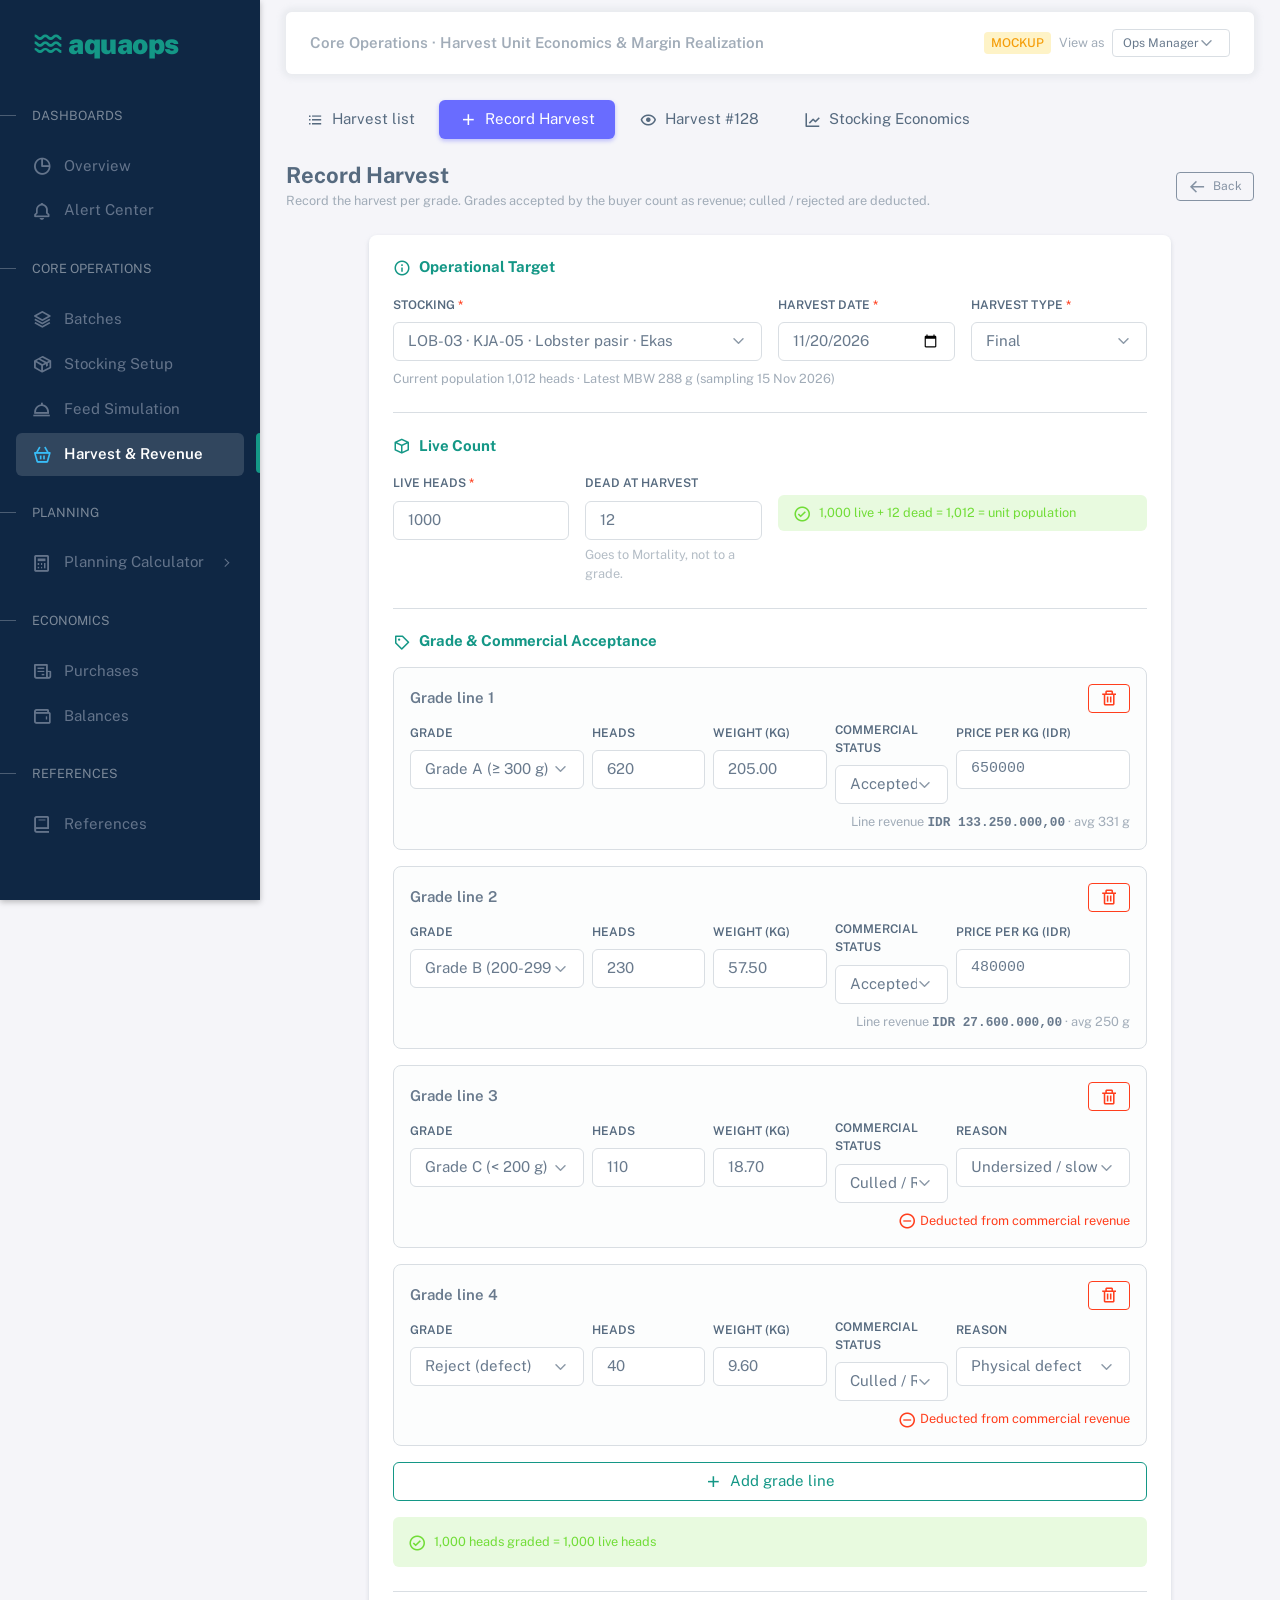
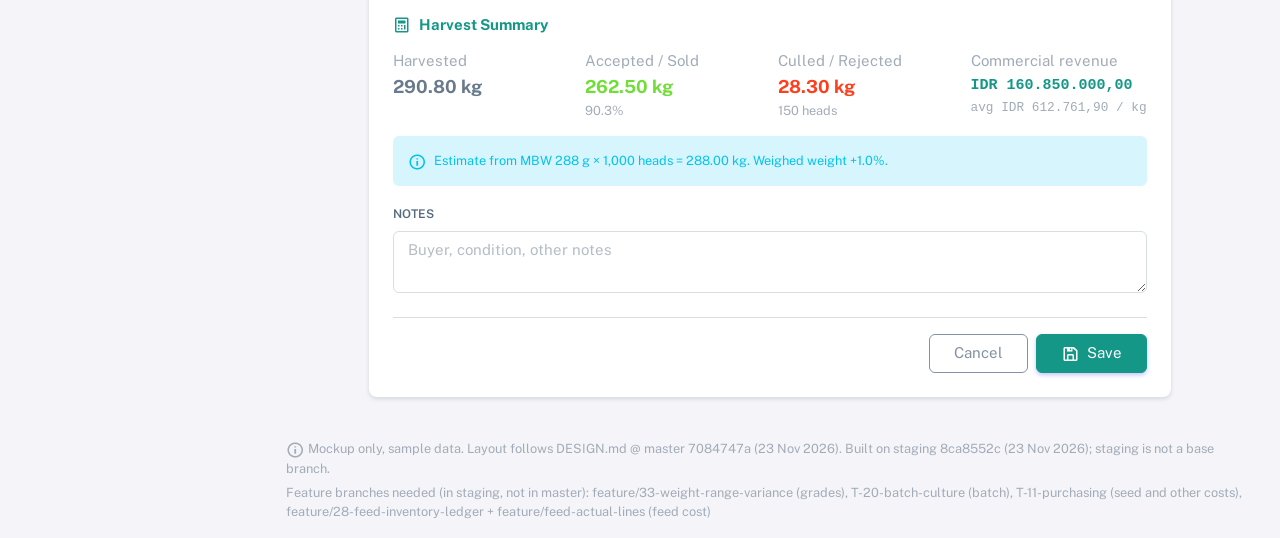
<file: harvest-economics.html>
<!DOCTYPE html>
<html lang="en" class="light-style layout-menu-fixed" dir="ltr" data-theme="theme-default">
<head>
<meta charset="utf-8">
<meta name="viewport" content="width=device-width, initial-scale=1.0">
<title>Harvest Economics · AquaOps Mockup</title>
<link rel="preconnect" href="https://fonts.googleapis.com">
<link href="https://fonts.googleapis.com/css2?family=Public+Sans:ital,wght@0,300;0,400;0,500;0,600;0,700;1,400&display=swap" rel="stylesheet">
<link rel="stylesheet" href="assets/vendor/fonts/boxicons.css">
<link rel="stylesheet" href="assets/vendor/css/core.css">
<link rel="stylesheet" href="assets/vendor/css/theme-default.css">
<link rel="stylesheet" href="assets/css/demo.css">
<link rel="stylesheet" href="css/aquaops-theme.css">
</head>
<body>
<div id="mock-content" class="d-none">

<ul class="nav nav-pills mb-4 flex-wrap gap-1">
  <li class="nav-item"><a class="nav-link" href="#list" data-screen-tab="list"><i class="bx bx-list-ul me-1"></i> Harvest list</a></li>
  <li class="nav-item"><a class="nav-link" href="#record" data-screen-tab="record"><i class="bx bx-plus me-1"></i> Record Harvest</a></li>
  <li class="nav-item"><a class="nav-link" href="#show" data-screen-tab="show"><i class="bx bx-show me-1"></i> Harvest #128</a></li>
  <li class="nav-item" data-hide-roles="field_team"><a class="nav-link" href="#economics" data-screen-tab="economics"><i class="bx bx-line-chart me-1"></i> Stocking Economics</a></li>
</ul>

<!-- ===================== LIST ===================== -->
<div id="screen-list">
  <div class="d-flex justify-content-between align-items-center mb-4">
    <h4 class="mb-0">Harvest &amp; Revenue</h4>
    <a href="#record" class="btn btn-primary" data-roles="super_admin ops_manager field_team"><i class="bx bx-plus me-1"></i> Record Harvest</a>
  </div>
  <div class="card mb-4">
    <div class="card-body">
      <p class="fw-bold">Filter :</p>
      <form class="row g-3" onsubmit="return false">
        <div class="col-md"><input type="date" class="form-control" aria-label="Date from"></div>
        <div class="col-md"><select class="form-select" aria-label="Commodity"><option>Any commodity</option><option>Lobster</option><option>Fish</option><option>Seaweed</option></select></div>
        <div class="col-md"><select class="form-select" aria-label="Status"><option>Any status</option><option>Draft</option><option>Pending approval</option><option>Approved</option><option>Rejected</option></select></div>
        <div class="col-md d-flex"><button class="btn btn-outline-primary w-100 me-2">Filter</button><button class="btn btn-outline-danger">Clear</button></div>
      </form>
    </div>
  </div>
  <div class="card">
    <div class="table-responsive text-nowrap">
      <table class="table">
        <thead><tr><th>Date</th><th>Stocking Code</th><th>Operational Unit</th><th>Site Name</th><th>Commodity</th><th>Harvest Type</th><th class="text-end">Harvested (kg)</th><th class="text-end">Accepted (kg)</th><th class="text-end" data-hide-roles="field_team">Revenue</th><th>Status</th><th></th></tr></thead>
        <tbody>
          <tr><td>20 Nov 2026</td><td>LOB-03</td><td>KJA-05</td><td>Ekas</td><td>Lobster</td><td>Final</td><td class="text-end">290.80</td><td class="text-end">262.50</td><td class="text-end font-monospace" data-hide-roles="field_team">IDR 160.850.000,00</td><td><span class="badge bg-label-warning"><i class="bx bx-time-five"></i> Pending approval</span></td><td><a href="#show" class="btn btn-sm btn-outline-primary">View</a></td></tr>
          <tr><td>12 Nov 2026</td><td>POM-02</td><td>KJA-02</td><td>Ekas</td><td>Fish</td><td>Partial</td><td class="text-end">850.00</td><td class="text-end">812.40</td><td class="text-end font-monospace" data-hide-roles="field_team">IDR 56.868.000,00</td><td><span class="badge bg-label-success"><i class="bx bx-check-circle"></i> Approved</span></td><td><a href="#show" class="btn btn-sm btn-outline-primary">View</a></td></tr>
          <tr><td>05 Nov 2026</td><td>LOB-01</td><td>KJA-07</td><td>Ekas</td><td>Lobster</td><td>Partial</td><td class="text-end">64.20</td><td class="text-end">58.10</td><td class="text-end font-monospace" data-hide-roles="field_team">IDR 34.860.000,00</td><td><span class="badge bg-label-danger"><i class="bx bx-x-circle"></i> Rejected</span></td><td><a href="#show" class="btn btn-sm btn-outline-primary">View</a></td></tr>
          <tr><td>01 Nov 2026</td><td>SWD-04</td><td>LINE-10</td><td>Kupang</td><td>Seaweed</td><td>Final</td><td class="text-end">1,240.00</td><td class="text-end">1,240.00</td><td class="text-end font-monospace" data-hide-roles="field_team">IDR 9.920.000,00</td><td><span class="badge bg-label-secondary"><i class="bx bx-edit"></i> Draft</span></td><td><a href="#show" class="btn btn-sm btn-outline-primary">View</a></td></tr>
        </tbody>
      </table>
    </div>
    <div class="card-body small text-muted">Showing 1 to 4 of 4 results · sample data</div>
  </div>
</div>

<!-- ===================== FORM: Record Harvest ===================== -->
<div id="screen-record" class="d-none">
  <div class="d-flex align-items-center justify-content-between mb-4 gap-2">
    <div>
      <h4 class="fw-bold mb-1">Record Harvest</h4>
      <p class="text-muted small mb-0">Record the harvest per grade. Grades accepted by the buyer count as revenue; culled / rejected are deducted.</p>
    </div>
    <a href="#list" class="btn btn-outline-secondary btn-sm"><i class="bx bx-arrow-back me-1"></i> Back</a>
  </div>

  <div class="alert alert-secondary border-0 shadow-sm small" data-roles="management analyst"><i class="bx bx-lock-alt me-2"></i>This role can only view. The form is filled in by Field Team and Ops Manager.</div>

  <div class="row justify-content-center">
    <div class="col-xxl-9 col-lg-10">
      <div class="card shadow-sm border-0 rounded-3">
        <div class="card-body p-3 p-md-4">
          <form onsubmit="return false" id="harvest-form">
            <h6 class="fw-bold text-primary mb-3 d-flex align-items-center"><i class="bx bx-info-circle me-2 fs-5"></i> Operational Target</h6>
            <div class="row g-3">
              <div class="col-md-6"><label class="form-label fw-semibold" for="h-stk">Stocking <span class="text-danger">*</span></label><select id="h-stk" class="form-select"><option>LOB-03 · KJA-05 · Lobster pasir · Ekas</option><option>POM-02 · KJA-02 · Bawal bintang · Ekas</option></select></div>
              <div class="col-6 col-md-3"><label class="form-label fw-semibold" for="h-date">Harvest date <span class="text-danger">*</span></label><input id="h-date" type="date" class="form-control" value="2026-11-20"></div>
              <div class="col-6 col-md-3"><label class="form-label fw-semibold" for="h-type">Harvest type <span class="text-danger">*</span></label><select id="h-type" class="form-select"><option>Final</option><option>Partial</option></select></div>
            </div>
            <div class="small text-muted mt-2">Current population 1,012 heads · Latest MBW 288 g (sampling 15 Nov 2026)</div>

            <hr class="my-4 opacity-25">

            <h6 class="fw-bold text-primary mb-3 d-flex align-items-center"><i class="bx bx-cube me-2 fs-5"></i> Live Count</h6>
            <div class="row g-3">
              <div class="col-6 col-md-3"><label class="form-label fw-semibold" for="h-live">Live heads <span class="text-danger">*</span></label><input id="h-live" type="number" class="form-control" value="1000"></div>
              <div class="col-6 col-md-3"><label class="form-label fw-semibold" for="h-dead">Dead at harvest</label><input id="h-dead" type="number" class="form-control" value="12"><div class="form-text">Goes to Mortality, not to a grade.</div></div>
              <div class="col-md-6"><div id="pop-check" class="mt-md-4"></div></div>
            </div>

            <hr class="my-4 opacity-25">

            <h6 class="fw-bold text-primary mb-3 d-flex align-items-center"><i class="bx bx-purchase-tag me-2 fs-5"></i> Grade &amp; Commercial Acceptance</h6>
            <div id="lines"></div>
            <button type="button" class="btn btn-outline-primary w-100" id="add-line"><i class="bx bx-plus me-1"></i> Add grade line</button>
            <div id="head-check" class="mt-3"></div>

            <hr class="my-4 opacity-25">

            <h6 class="fw-bold text-primary mb-3 d-flex align-items-center"><i class="bx bx-calculator me-2 fs-5"></i> Harvest Summary</h6>
            <div class="row g-3" id="summary"></div>
            <div id="mbw-check" class="mt-3"></div>

            <div class="mt-3">
              <label class="form-label fw-semibold" for="h-notes">Notes</label>
              <textarea id="h-notes" class="form-control" rows="2" placeholder="Buyer, condition, other notes"></textarea>
            </div>

            <div class="d-flex align-items-center justify-content-end gap-2 pt-3 mt-4 border-top" data-roles="super_admin ops_manager field_team">
              <a href="#list" class="btn btn-outline-secondary px-4">Cancel</a>
              <a href="#show" class="btn btn-primary px-4" id="btn-save-h"><i class="bx bx-save me-1"></i> Save</a>
            </div>
          </form>
        </div>
      </div>
    </div>
  </div>
</div>

<!-- ===================== SHOW: Harvest #128 ===================== -->
<div id="screen-show" class="d-none">
  <div class="alert alert-secondary border-0 small d-flex flex-wrap align-items-center gap-2">
    <span class="fw-semibold"><i class="bx bx-slider me-1"></i>Mockup state:</span>
    <button class="btn btn-sm btn-outline-secondary" data-state="draft">Draft</button>
    <button class="btn btn-sm btn-outline-secondary" data-state="pending">Pending approval</button>
    <button class="btn btn-sm btn-outline-secondary" data-state="approved">Approved</button>
    <button class="btn btn-sm btn-outline-secondary" data-state="rejected">Rejected</button>
  </div>

  <div class="card border-0 shadow-sm mb-4">
    <div class="card-body d-flex flex-wrap align-items-center justify-content-between gap-3 p-4">
      <div>
        <nav aria-label="breadcrumb"><ol class="breadcrumb mb-1 fs-7 text-uppercase fw-semibold"><li class="breadcrumb-item"><a href="#list">Harvest &amp; Revenue</a></li><li class="breadcrumb-item active text-primary" aria-current="page">#128</li></ol></nav>
        <div class="d-flex align-items-center gap-2 flex-wrap">
          <h3 class="fw-bold mb-0 text-dark">Harvest #128</h3>
          <span id="show-badge"></span>
        </div>
        <p class="text-muted mb-0 mt-1">LOB-03 · KJA-05 · Lobster pasir · Ekas · Final · 20 Nov 2026</p>
      </div>
      <div class="d-flex gap-2">
        <a class="btn btn-outline-secondary d-inline-flex align-items-center gap-1" href="#list"><i class="bx bx-arrow-back"></i> Back</a>
        <a class="btn btn-outline-primary d-inline-flex align-items-center gap-1" href="#record" id="btn-edit"><i class="bx bx-edit"></i> Edit</a>
      </div>
    </div>
  </div>

  <div id="reject-note"></div>

  <div class="card border-0 shadow-sm mb-4">
    <div class="card-header bg-transparent border-bottom py-3"><h5 class="card-title fw-bold mb-0 text-primary"><i class="bx bx-info-circle me-2"></i>Summary</h5></div>
    <div class="card-body pt-3">
      <div class="row g-3">
        <div class="col-sm-6 col-md-3"><span class="text-muted fs-7 d-block">Live heads</span><span class="fs-4 fw-bold">1,000</span><span class="small text-muted d-block">+12 dead → Mortality</span></div>
        <div class="col-sm-6 col-md-3"><span class="text-muted fs-7 d-block">Harvested</span><span class="fs-4 fw-bold">290.80 kg</span><span class="small text-muted d-block">MBW estimate 288.00 kg (+1.0%)</span></div>
        <div class="col-sm-6 col-md-3"><span class="text-muted fs-7 d-block">Accepted / Sold</span><span class="fs-4 fw-bold text-success">262.50 kg</span><span class="small text-muted d-block">90.3% · culled 28.30 kg</span></div>
        <div class="col-sm-6 col-md-3" data-hide-roles="field_team"><span class="text-muted fs-7 d-block">Commercial revenue</span><span class="fs-5 fw-bold text-primary font-monospace">IDR 160.850.000,00</span><span class="small text-muted d-block font-monospace">avg IDR 612.761,90 / kg</span></div>
      </div>
    </div>
  </div>

  <div class="card border-0 shadow-sm mb-4">
    <div class="card-header bg-transparent border-bottom py-3"><h5 class="card-title fw-bold mb-0 text-primary"><i class="bx bx-purchase-tag me-2"></i>Grade Lines</h5></div>
    <div class="table-responsive text-nowrap">
      <table class="table">
        <thead><tr><th>Grade</th><th class="text-end">Heads</th><th class="text-end">Kg</th><th>Commercial status</th><th class="text-end" data-hide-roles="field_team">Price / kg</th><th class="text-end" data-hide-roles="field_team">Line revenue</th><th>Reason</th></tr></thead>
        <tbody>
          <tr><td>Grade A (≥ 300 g)</td><td class="text-end">620</td><td class="text-end">205.00</td><td><span class="badge bg-label-success">Accepted / Sold</span></td><td class="text-end font-monospace" data-hide-roles="field_team">IDR 650.000,00</td><td class="text-end font-monospace" data-hide-roles="field_team">IDR 133.250.000,00</td><td>-</td></tr>
          <tr><td>Grade B (200-299 g)</td><td class="text-end">230</td><td class="text-end">57.50</td><td><span class="badge bg-label-success">Accepted / Sold</span></td><td class="text-end font-monospace" data-hide-roles="field_team">IDR 480.000,00</td><td class="text-end font-monospace" data-hide-roles="field_team">IDR 27.600.000,00</td><td>-</td></tr>
          <tr><td>Grade C (&lt; 200 g)</td><td class="text-end">110</td><td class="text-end">18.70</td><td><span class="badge bg-label-danger">Culled / Rejected</span></td><td class="text-end text-muted" data-hide-roles="field_team">-</td><td class="text-end text-danger" data-hide-roles="field_team">Deducted</td><td>Undersized / slow growth</td></tr>
          <tr><td>Reject (defect)</td><td class="text-end">40</td><td class="text-end">9.60</td><td><span class="badge bg-label-danger">Culled / Rejected</span></td><td class="text-end text-muted" data-hide-roles="field_team">-</td><td class="text-end text-danger" data-hide-roles="field_team">Deducted</td><td>Physical defect</td></tr>
        </tbody>
        <tfoot><tr class="fw-semibold"><td>Total</td><td class="text-end">1,000</td><td class="text-end">290.80</td><td></td><td data-hide-roles="field_team"></td><td class="text-end font-monospace" data-hide-roles="field_team">IDR 160.850.000,00</td><td></td></tr></tfoot>
      </table>
    </div>
  </div>

  <div class="card border-0 shadow-sm mb-4">
    <div class="card-header bg-transparent border-bottom py-3"><h5 class="card-title fw-bold mb-0 text-primary"><i class="bx bx-history me-2"></i>History</h5></div>
    <div class="card-body pt-3"><div class="timeline ps-2" id="show-history"></div></div>
  </div>

  <div id="decision"></div>
</div>

<!-- ===================== ECONOMICS ===================== -->
<div id="screen-economics" class="d-none">
  <div class="alert alert-warning border-0 shadow-sm" data-roles="field_team"><i class="bx bx-lock-alt me-2"></i>Stocking economics is not available to Field Team.</div>
  <div data-hide-roles="field_team">
    <div class="card border-0 shadow-sm mb-4">
      <div class="card-body d-flex flex-wrap align-items-center justify-content-between gap-3 p-4">
        <div>
          <nav aria-label="breadcrumb"><ol class="breadcrumb mb-1 fs-7 text-uppercase fw-semibold"><li class="breadcrumb-item"><a href="#">Stocking Setup</a></li><li class="breadcrumb-item active text-primary" aria-current="page">LOB-03 Economics</li></ol></nav>
          <div class="d-flex align-items-center gap-2 flex-wrap">
            <h3 class="fw-bold mb-0 text-dark">LOB-03 · Unit Economics</h3>
            <span class="badge rounded-pill px-3 py-2" id="eco-badge"></span>
          </div>
          <p class="text-muted mb-0 mt-1">KJA-05 · Lobster pasir · Batch 1 · Stocked 14 Feb 2026 · DOC 279</p>
        </div>
        <div class="btn-group" role="group" aria-label="Economics state">
          <button class="btn btn-outline-primary active" data-eco="provisional">Provisional</button>
          <button class="btn btn-outline-primary" data-eco="final">Final (closeout)</button>
        </div>
      </div>
    </div>

    <div class="card border-0 shadow-sm mb-4">
      <div class="card-header bg-transparent border-bottom py-3"><h5 class="card-title fw-bold mb-0 text-primary"><i class="bx bx-dollar-circle me-2"></i>Margin Realization</h5></div>
      <div class="card-body pt-3"><div class="row g-3" id="eco-kpis"></div></div>
    </div>

    <div class="row">
      <div class="col-lg-7">
        <div class="card border-0 shadow-sm mb-4">
          <div class="card-header bg-transparent border-bottom py-3"><h5 class="card-title fw-bold mb-0 text-primary"><i class="bx bx-receipt me-2"></i>COGS Breakdown</h5></div>
          <div class="table-responsive">
            <table class="table">
              <thead><tr><th>Component</th><th class="text-end">Amount</th><th class="text-end">Share</th><th>Source</th></tr></thead>
              <tbody id="cogs-body"></tbody>
              <tfoot id="cogs-foot"></tfoot>
            </table>
          </div>
        </div>
      </div>
      <div class="col-lg-5">
        <div class="card border-0 shadow-sm mb-4">
          <div class="card-header bg-transparent border-bottom py-3"><h5 class="card-title fw-bold mb-0 text-primary"><i class="bx bx-trending-up me-2"></i>Running Gross Profit</h5></div>
          <div class="card-body pt-3" id="running"></div>
        </div>
      </div>
    </div>

    <div class="card border-0 shadow-sm mb-4">
      <div class="card-header bg-transparent border-bottom py-3"><h5 class="card-title fw-bold mb-0 text-primary"><i class="bx bx-purchase-tag-alt me-2"></i>Price Guidance per Grade (target margin 15%)</h5></div>
      <div class="table-responsive text-nowrap">
        <table class="table">
          <thead><tr><th>Grade</th><th class="text-end">Kg sold</th><th class="text-end">Realized price</th><th class="text-end">Break-even</th><th class="text-end">Suggested</th><th>Status</th></tr></thead>
          <tbody id="guide-body"></tbody>
        </table>
      </div>
      <div class="card-body small text-muted pt-2">Break-even = total COGS ÷ kg Accepted / Sold. Suggested = break-even ÷ (1 − 15%). Culled kg carry no price; their cost is borne by the kg sold.</div>
    </div>
  </div>
</div>

</div>

<script src="assets/mock/shell.js"></script>
<script>
AqMock.init({ active: 'harvest', title: 'Core Operations · Harvest Unit Economics & Margin Realization', branches: 'feature/33-weight-range-variance (grades), T-20-batch-culture (batch), T-11-purchasing (seed and other costs), feature/28-feed-inventory-ledger + feature/feed-actual-lines (feed cost)' });
AqMock.screens(['list', 'record', 'show', 'economics'], 'record');

(function () {
  var $ = function (id) { return document.getElementById(id); };
  var idr = AqMock.idr, int = AqMock.int;
  var GRADES = ['Grade A (≥ 300 g)', 'Grade B (200-299 g)', 'Grade C (< 200 g)', 'Reject (defect)'];
  var REASONS = ['Undersized / slow growth', 'Physical defect', 'Rejected by buyer', 'Other'];
  var lines = [
    { g: 0, heads: 620, kg: 205, st: 'acc', price: 650000, r: 0 },
    { g: 1, heads: 230, kg: 57.5, st: 'acc', price: 480000, r: 0 },
    { g: 2, heads: 110, kg: 18.7, st: 'cul', price: 0, r: 0 },
    { g: 3, heads: 40, kg: 9.6, st: 'cul', price: 0, r: 1 }
  ];

  function opt(list, sel) { return list.map(function (t, i) { return '<option value="' + i + '"' + (i === sel ? ' selected' : '') + '>' + t.replace('<', '&lt;') + '</option>'; }).join(''); }

  function renderLines() {
    $('lines').innerHTML = lines.map(function (l, i) {
      var acc = l.st === 'acc';
      return '<div class="p-3 mb-3 rounded-3 bg-light border">' +
        '<div class="d-flex align-items-center justify-content-between mb-2"><span class="fw-semibold">Grade line ' + (i + 1) + '</span>' +
        '<button type="button" class="btn btn-sm btn-outline-danger" data-del="' + i + '" aria-label="Remove grade line ' + (i + 1) + '"><i class="bx bx-trash"></i></button></div>' +
        '<div class="row g-2">' +
        '<div class="col-md-3"><label class="form-label fw-semibold" for="lg' + i + '">Grade</label><select id="lg' + i + '" class="form-select" data-f="g" data-i="' + i + '">' + opt(GRADES, l.g) + '</select></div>' +
        '<div class="col-6 col-md-2"><label class="form-label fw-semibold" for="lh' + i + '">Heads</label><input id="lh' + i + '" type="number" class="form-control" value="' + l.heads + '" data-f="heads" data-i="' + i + '"></div>' +
        '<div class="col-6 col-md-2"><label class="form-label fw-semibold" for="lk' + i + '">Weight (kg)</label><input id="lk' + i + '" type="number" step="0.01" class="form-control" value="' + l.kg.toFixed(2) + '" data-f="kg" data-i="' + i + '"></div>' +
        '<div class="col-md-2"><label class="form-label fw-semibold" for="ls' + i + '">Commercial Status</label><select id="ls' + i + '" class="form-select" data-f="st" data-i="' + i + '"><option value="acc"' + (acc ? ' selected' : '') + '>Accepted / Sold</option><option value="cul"' + (!acc ? ' selected' : '') + '>Culled / Rejected</option></select></div>' +
        (acc
          ? '<div class="col-md-3"><label class="form-label fw-semibold" for="lp' + i + '">Price per kg (IDR)</label><input id="lp' + i + '" type="number" class="form-control font-monospace" value="' + l.price + '" data-f="price" data-i="' + i + '"></div>'
          : '<div class="col-md-3"><label class="form-label fw-semibold" for="lr' + i + '">Reason</label><select id="lr' + i + '" class="form-select" data-f="r" data-i="' + i + '">' + opt(REASONS, l.r) + '</select></div>') +
        '</div>' +
        '<div class="text-end small mt-2">' + (acc
          ? '<span class="text-muted">Line revenue</span> <span class="fw-semibold font-monospace">' + idr(l.kg * l.price) + '</span>' + (l.kg > 0 && l.heads > 0 ? ' <span class="text-muted">· avg ' + (l.kg / l.heads * 1000).toFixed(0) + ' g</span>' : '')
          : '<span class="text-danger"><i class="bx bx-minus-circle me-1"></i>Deducted from commercial revenue</span>') + '</div></div>';
    }).join('');
    $('lines').querySelectorAll('[data-f]').forEach(function (el) {
      el.addEventListener('change', function () {
        var l = lines[+el.dataset.i], f = el.dataset.f;
        l[f] = f === 'st' ? el.value : (parseFloat(el.value) || 0);
        if (f === 'st' && el.value === 'acc' && !l.price) l.price = 400000;
        renderLines();
      });
    });
    $('lines').querySelectorAll('[data-del]').forEach(function (b) {
      b.addEventListener('click', function () { lines.splice(+b.dataset.del, 1); renderLines(); });
    });
    summarize();
  }

  function summarize() {
    var live = +$('h-live').value || 0, dead = +$('h-dead').value || 0;
    var heads = 0, kg = 0, acc = 0, cul = 0, rev = 0, culHeads = 0, missing = false;
    lines.forEach(function (l) {
      heads += l.heads; kg += l.kg;
      if (l.st === 'acc') { acc += l.kg; rev += l.kg * l.price; if (!l.price) missing = true; }
      else { cul += l.kg; culHeads += l.heads; }
    });
    var pop = live + dead;
    $('pop-check').innerHTML = pop === 1012
      ? '<div class="alert alert-success mb-0 small py-2"><i class="bx bx-check-circle me-2"></i>' + int(live) + ' live + ' + dead + ' dead = ' + int(pop) + ' = unit population</div>'
      : '<div class="alert alert-warning mb-0 small py-2"><i class="bx bx-error-circle me-2"></i>' + int(live) + ' + ' + dead + ' = ' + int(pop) + ', unit population is 1,012. The difference of ' + int(pop - 1012) + ' heads will be recorded as an adjustment.</div>';
    var ok = heads === live;
    $('head-check').innerHTML = ok
      ? '<div class="alert alert-success mb-0 small"><i class="bx bx-check-circle me-2"></i>' + int(heads) + ' heads graded = ' + int(live) + ' live heads</div>'
      : '<div class="alert alert-danger mb-0 small"><i class="bx bx-x-circle me-2"></i>' + int(heads) + ' heads graded, must equal ' + int(live) + ' live heads. Cannot be saved.</div>';
    if (missing) $('head-check').innerHTML += '<div class="alert alert-danger mt-2 mb-0 small"><i class="bx bx-x-circle me-2"></i>Price per kg is required for Accepted / Sold grades.</div>';
    $('btn-save-h').classList.toggle('disabled', !ok || missing);
    var pct = kg > 0 ? acc / kg * 100 : 0;
    $('summary').innerHTML =
      '<div class="col-6 col-md-3"><span class="text-muted fs-7 d-block">Harvested</span><span class="fs-5 fw-bold">' + kg.toFixed(2) + ' kg</span></div>' +
      '<div class="col-6 col-md-3"><span class="text-muted fs-7 d-block">Accepted / Sold</span><span class="fs-5 fw-bold text-success">' + acc.toFixed(2) + ' kg</span><span class="small text-muted d-block">' + pct.toFixed(1) + '%</span></div>' +
      '<div class="col-6 col-md-3"><span class="text-muted fs-7 d-block">Culled / Rejected</span><span class="fs-5 fw-bold text-danger">' + cul.toFixed(2) + ' kg</span><span class="small text-muted d-block">' + int(culHeads) + ' heads</span></div>' +
      '<div class="col-6 col-md-3"><span class="text-muted fs-7 d-block">Commercial revenue</span><span class="fs-6 fw-bold text-primary font-monospace">' + idr(rev) + '</span>' + (acc > 0 ? '<span class="small text-muted d-block font-monospace">avg ' + idr(rev / acc) + ' / kg</span>' : '') + '</div>';
    var est = live * 288 / 1000, dev = est > 0 ? (kg - est) / est * 100 : 0;
    $('mbw-check').innerHTML = '<div class="alert ' + (Math.abs(dev) <= 10 ? 'alert-info' : 'alert-warning') + ' mb-0 small"><i class="bx bx-info-circle me-2"></i>Estimate from MBW 288 g × ' + int(live) + ' heads = ' + est.toFixed(2) + ' kg. Weighed weight ' + (dev >= 0 ? '+' : '') + dev.toFixed(1) + '%' + (Math.abs(dev) > 10 ? ', above the 10% limit, add a note.' : '.') + '</div>';
    AqMock.applyRole();
  }
  $('add-line').addEventListener('click', function () { lines.push({ g: 0, heads: 0, kg: 0, st: 'acc', price: 0, r: 0 }); renderLines(); });
  $('h-live').addEventListener('input', summarize);
  $('h-dead').addEventListener('input', summarize);
  renderLines();

  /* ---------- Show page state ---------- */
  var STATE = {
    draft: ['bg-label-secondary', 'bx-edit', 'Draft'],
    pending: ['bg-label-warning', 'bx-time-five', 'Pending approval'],
    approved: ['bg-label-success', 'bx-check-circle', 'Approved'],
    rejected: ['bg-label-danger', 'bx-x-circle', 'Rejected']
  };
  var state = 'pending';
  function hist(items) {
    return items.map(function (h) {
      return '<div class="border-start border-2 border-primary-subtle ps-3 pb-3 position-relative"><span class="position-absolute top-0 start-0 translate-middle bg-primary rounded-circle" style="width:10px;height:10px;margin-left:-1px"></span><div class="fw-bold text-dark">' + h[0] + '</div><div class="text-muted small"><i class="bx bx-user me-1"></i>' + h[1] + '</div>' + (h[3] ? '<div class="small mt-1 fst-italic">"' + h[3] + '"</div>' : '') + '<div class="text-muted small mt-1"><i class="bx bx-time me-1"></i>' + h[2] + '</div></div>';
    }).join('');
  }
  function renderShow() {
    var s = STATE[state], r = AqMock.role();
    $('show-badge').innerHTML = '<span class="badge ' + s[0] + ' rounded-pill px-3 py-2"><i class="bx ' + s[1] + '"></i> ' + s[2] + '</span>';
    document.querySelectorAll('[data-state]').forEach(function (b) { b.classList.toggle('active', b.dataset.state === state); });
    var canEdit = (state === 'draft' || state === 'rejected') && ['super_admin', 'ops_manager', 'field_team'].indexOf(r) > -1;
    $('btn-edit').classList.toggle('d-none', !canEdit);
    $('reject-note').innerHTML = state === 'rejected' ? '<div class="alert alert-danger border-0 shadow-sm mb-4"><i class="bx bx-x-circle me-2"></i><strong>Rejected by Ops Manager:</strong> Grade B price does not match the buyer receipt, please recheck and resubmit.</div>' : '';
    var h = [['Created as draft', 'Field Team · Andi', '20 Nov 2026, 14:05']];
    if (state !== 'draft') h.unshift(['Submitted for approval', 'Field Team · Andi', '20 Nov 2026, 14:22']);
    if (state === 'approved') h.unshift(['Approved · revenue posted to LOB-03 and Batch 1', 'Ops Manager · Rina', '21 Nov 2026, 08:40']);
    if (state === 'rejected') h.unshift(['Rejected', 'Ops Manager · Rina', '21 Nov 2026, 08:40', 'Grade B price does not match the buyer receipt, please recheck and resubmit.']);
    $('show-history').innerHTML = hist(h);

    var dec = '';
    var head = '<div class="card border-0 shadow-sm"><div class="card-header bg-transparent border-bottom py-3"><h5 class="card-title fw-bold mb-0 text-primary"><i class="bx bx-check-shield me-2"></i>Decision</h5></div><div class="card-body pt-3">';
    if ((state === 'draft' || state === 'rejected') && ['super_admin', 'ops_manager', 'field_team'].indexOf(r) > -1) {
      dec = head + '<p class="text-muted small">Send this harvest to the Ops Manager for approval. Once submitted, it cannot be edited.</p><button class="btn btn-primary" id="d-submit"><i class="bx bx-paper-plane me-1"></i> Submit for approval</button></div></div>';
    } else if (state === 'pending' && ['super_admin', 'ops_manager'].indexOf(r) > -1) {
      dec = head + '<label class="form-label fw-semibold" for="d-note">Note <span class="text-muted">(required to Reject)</span></label><textarea id="d-note" class="form-control mb-3" rows="3"></textarea><div id="d-err"></div>' +
        '<div class="d-flex gap-2"><button class="btn btn-success" id="d-approve"><i class="bx bx-check-circle me-1"></i> Approve</button><button class="btn btn-outline-danger" id="d-reject"><i class="bx bx-x-circle me-1"></i> Reject</button></div></div></div>';
    } else if (state === 'pending') {
      dec = '<div class="alert alert-warning border-0 shadow-sm"><i class="bx bx-time-five me-2"></i>Waiting for Ops Manager approval.</div>';
    }
    $('decision').innerHTML = dec;
    if ($('d-submit')) $('d-submit').onclick = function () { state = 'pending'; renderShow(); };
    if ($('d-approve')) $('d-approve').onclick = function () { state = 'approved'; renderShow(); };
    if ($('d-reject')) $('d-reject').onclick = function () {
      if (!$('d-note').value.trim()) { $('d-err').innerHTML = '<div class="text-danger small mb-2">A note is required to reject.</div>'; return; }
      state = 'rejected'; renderShow();
    };
    AqMock.applyRole();
  }
  document.querySelectorAll('[data-state]').forEach(function (b) { b.addEventListener('click', function () { state = b.dataset.state; renderShow(); }); });
  document.addEventListener('mock:role', renderShow);
  renderShow();

  /* ---------- Economics ---------- */
  var eco = 'provisional';
  var COGS = [
    ['Seed (lobster juveniles)', 1100 * 22000, 'Purchases · COGS/Seed (T-11)'],
    ['Feed (pellet + trash fish)', 33300000, 'Feed ledger movements to KJA-05 (T-17)'],
    ['Labor & operational, direct', 9600000, 'Purchases · Spending registry, tagged LOB-03'],
    ['Shared cost allocation', 2800000, 'Batch 1 allocation by biomass share (T-20)']
  ];
  var ACC_KG = 262.5, REV = 160850000, PLAN_GP = 72500000, PLAN_M = 0.48;
  function renderEco() {
    var rows = COGS.slice();
    if (eco === 'final') rows.push(['Harvest & transport', 1950000, 'Purchases · tagged harvest #128']);
    var total = rows.reduce(function (s, r) { return s + r[1]; }, 0);
    var gp = REV - total, m = gp / REV, be = total / ACC_KG, sug = be / 0.85;
    $('eco-badge').className = 'badge rounded-pill px-3 py-2 ' + (eco === 'final' ? 'bg-label-success' : 'bg-label-warning');
    $('eco-badge').innerHTML = eco === 'final' ? '<i class="bx bx-check-circle"></i> Final · closed out 22 Nov 2026' : '<i class="bx bx-time-five"></i> Provisional';
    document.querySelectorAll('[data-eco]').forEach(function (b) { b.classList.toggle('active', b.dataset.eco === eco); });
    var mc = m >= 0.15 ? 'success' : (m > 0 ? 'warning' : 'danger');
    $('eco-kpis').innerHTML = [
      ['Commercial revenue', idr(REV), 'Harvest #128, approved'],
      ['Total COGS', idr(total), eco === 'final' ? 'All costs locked' : 'Costs can still be added until closeout'],
      ['Gross profit', idr(gp), '<span class="badge bg-label-' + mc + '">Margin ' + (m * 100).toFixed(2) + '% · target 15%</span>', 'text-' + mc],
      ['Planned (PLAN-202610-0001)', idr(PLAN_GP), 'Planned margin ' + (PLAN_M * 100).toFixed(0) + '% · realized ' + (gp >= PLAN_GP ? '+' : '') + ((gp - PLAN_GP) / PLAN_GP * 100).toFixed(1) + '%']
    ].map(function (k) { return '<div class="col-sm-6 col-md-3"><span class="text-muted fs-7 d-block">' + k[0] + '</span><span class="fs-5 fw-bold font-monospace ' + (k[3] || '') + '">' + k[1] + '</span><span class="small text-muted d-block">' + k[2] + '</span></div>'; }).join('');
    $('cogs-body').innerHTML = rows.map(function (r) { return '<tr><td>' + r[0] + '</td><td class="text-end font-monospace text-nowrap">' + idr(r[1]) + '</td><td class="text-end">' + (r[1] / total * 100).toFixed(1) + '%</td><td class="small text-muted">' + r[2] + '</td></tr>'; }).join('');
    $('cogs-foot').innerHTML = '<tr class="fw-semibold"><td>Total COGS</td><td class="text-end font-monospace text-nowrap">' + idr(total) + '</td><td class="text-end">100%</td><td class="small text-muted font-monospace">' + idr(be) + ' / kg sold</td></tr>';
    var steps = [['Stocked · seed', COGS[0][1]], ['DOC 90', COGS[0][1] + 9800000 + 2900000], ['DOC 180', COGS[0][1] + 21500000 + 6200000], ['DOC 279 (now)', total]];
    $('running').innerHTML = steps.map(function (s) {
      return '<div class="d-flex justify-content-between border-bottom py-2 small"><span>' + s[0] + '</span><span class="font-monospace text-danger">' + idr(-s[1]) + '</span></div>';
    }).join('') + '<div class="d-flex justify-content-between py-2 small"><span>+ Harvest #128 revenue</span><span class="font-monospace text-success">' + idr(REV) + '</span></div>' +
      '<div class="d-flex justify-content-between pt-2 border-top fw-bold"><span>Gross profit</span><span class="font-monospace text-' + mc + '">' + idr(gp) + '</span></div>' +
      (eco === 'provisional' ? '<div class="small text-muted mt-2"><i class="bx bx-info-circle me-1"></i>Provisional: figures change if new costs are posted before closeout.</div>' : '');
    var G = [['Grade A (≥ 300 g)', 205, 650000], ['Grade B (200-299 g)', 57.5, 480000]];
    $('guide-body').innerHTML = G.map(function (g) {
      var st = g[2] >= sug ? ['success', 'Meets target'] : (g[2] >= be ? ['warning', 'Below target'] : ['danger', 'Loss']);
      return '<tr><td>' + g[0] + '</td><td class="text-end">' + g[1].toFixed(2) + '</td><td class="text-end font-monospace">' + idr(g[2]) + '</td><td class="text-end font-monospace">' + idr(be) + '</td><td class="text-end font-monospace">' + idr(sug) + '</td><td><span class="badge bg-label-' + st[0] + '">' + st[1] + '</span></td></tr>';
    }).join('');
  }
  document.querySelectorAll('[data-eco]').forEach(function (b) { b.addEventListener('click', function () { eco = b.dataset.eco; renderEco(); }); });
  renderEco();
})();
</script>
</body>
</html>
</file>
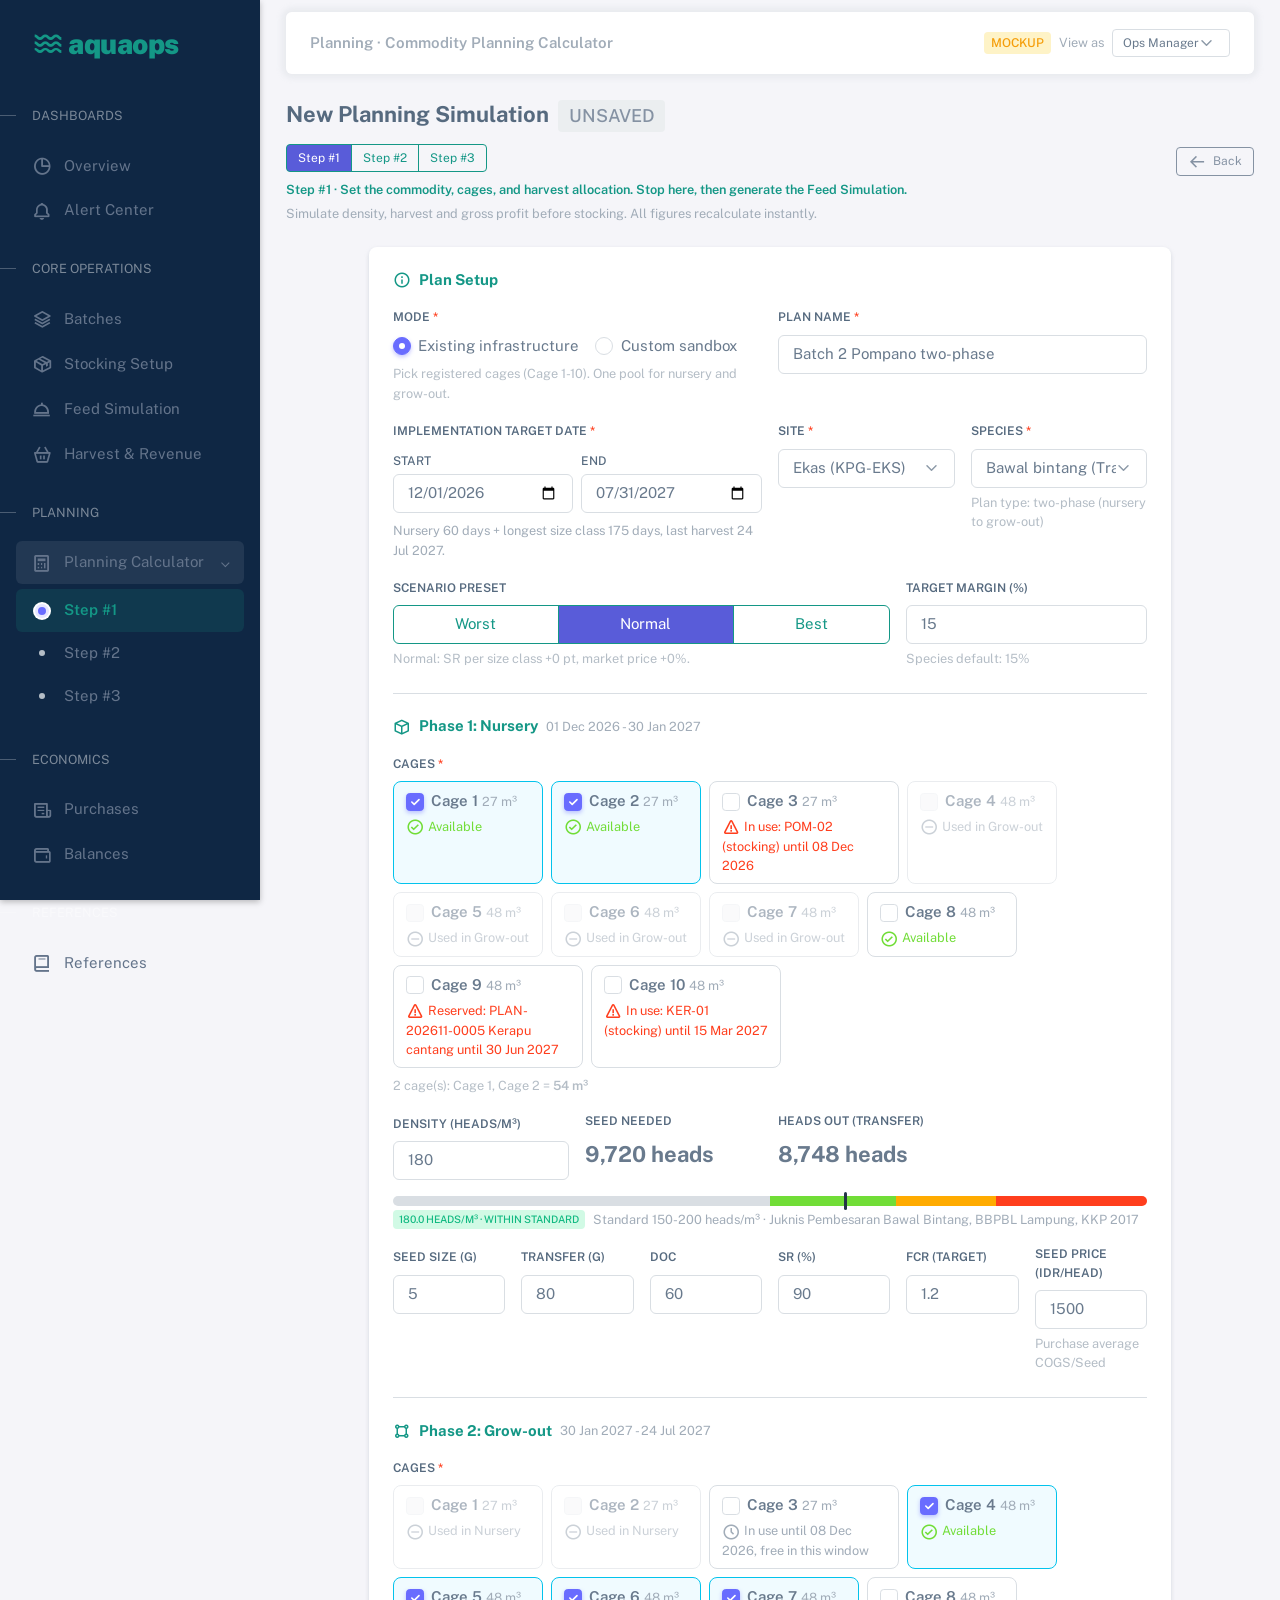
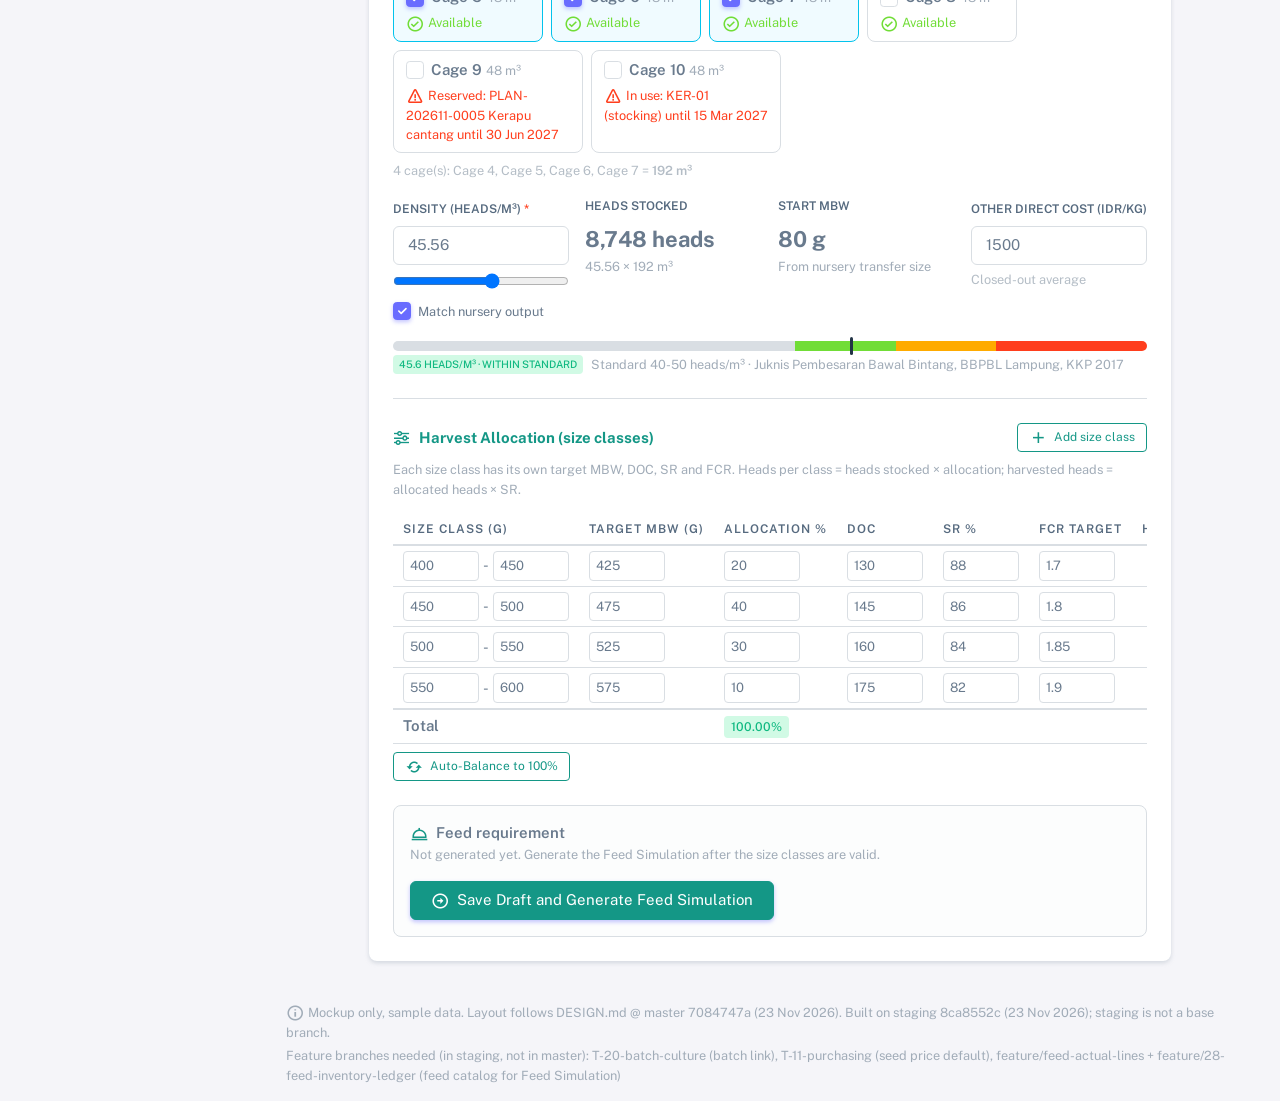
<file: planning-calculator.html>
<!DOCTYPE html>
<html lang="en" class="light-style layout-menu-fixed" dir="ltr" data-theme="theme-default">
<head>
<meta charset="utf-8">
<meta name="viewport" content="width=device-width, initial-scale=1.0">
<title>Planning Calculator · AquaOps Mockup</title>
<link rel="preconnect" href="https://fonts.googleapis.com">
<link href="https://fonts.googleapis.com/css2?family=Public+Sans:ital,wght@0,300;0,400;0,500;0,600;0,700;1,400&display=swap" rel="stylesheet">
<link rel="stylesheet" href="assets/vendor/fonts/boxicons.css">
<link rel="stylesheet" href="assets/vendor/css/core.css">
<link rel="stylesheet" href="assets/vendor/css/theme-default.css">
<link rel="stylesheet" href="assets/css/demo.css">
<link rel="stylesheet" href="css/aquaops-theme.css">
<style>
.gauge{height:10px;border-radius:6px;overflow:hidden;display:flex}
.gauge>span{display:block;height:100%}
.gauge-wrap{position:relative}
.gauge-marker{position:absolute;top:-4px;width:3px;height:18px;background:#233446;border-radius:2px}
input[type=range]{width:100%}
.cls-table input{min-width:64px;padding:.25rem .4rem;font-size:.8125rem}
.cls-table .w-num{width:76px}
.cls-table .w-price{width:100px}
.cage-box{border:1px solid #d9dee3;border-radius:.5rem;padding:.5rem .75rem;min-width:150px;max-width:190px;cursor:pointer}
.cage-box.sel{border-color:#03c3ec;background:#f0fbff}
.cage-box.off{opacity:.55;cursor:default}
.step-off{display:none !important}
</style>
</head>
<body>
<div id="mock-content" class="d-none">

<!-- ===================== LIST: Planning Baselines ===================== -->
<div id="screen-baselines">
  <div class="d-flex justify-content-between align-items-center mb-4">
    <h4 class="mb-0">Planning Calculator</h4>
    <a href="planning-calculator.html#step-1" class="btn btn-primary" data-roles="super_admin ops_manager management analyst"><i class="bx bx-plus me-1"></i> New simulation</a>
  </div>
  <div class="alert alert-info border-0 shadow-sm mb-4" data-roles="field_team" role="alert">
    <i class="bx bx-info-circle me-2"></i>Field Team only sees the technical part of baselines linked to a stocking (density, seed count, DOC, SR, FCR). Prices and margins are hidden.
  </div>
  <div class="card mb-4">
    <div class="card-body">
      <p class="fw-bold">Filter :</p>
      <form class="row g-3" onsubmit="return false">
        <div class="col-md"><select class="form-select" aria-label="Species"><option>Any species</option><option>Bawal bintang (Trachinotus blochii)</option><option>Kerapu cantang</option><option>Lobster pasir</option></select></div>
        <div class="col-md"><select class="form-select" aria-label="Status"><option>Any status</option><option>Draft</option><option>Active</option><option>Archived</option></select></div>
        <div class="col-md"><input type="text" class="form-control" placeholder="Baseline code"></div>
        <div class="col-md d-flex"><button type="submit" class="btn btn-outline-primary w-100 me-2">Filter</button><button type="button" class="btn btn-outline-danger">Clear</button></div>
      </form>
    </div>
  </div>
  <div class="card">
    <div class="table-responsive text-nowrap">
      <table class="table">
        <thead><tr><th>Code</th><th>Name</th><th>Species</th><th>Implementation</th><th>Feed Simulation</th><th class="text-end" data-hide-roles="field_team">Margin</th><th>Status</th><th></th></tr></thead>
        <tbody>
          <tr><td>PLAN-202611-0004 <span class="text-muted">v1</span></td><td>Batch 2 Pompano two-phase</td><td>Bawal bintang</td><td>01 Dec 2026 - 31 Jul 2027</td><td>FS-202611-0002</td><td class="text-end font-monospace text-danger" data-hide-roles="field_team">-2.19%</td><td><span class="badge bg-label-success"><i class="bx bx-lock-alt"></i> Active</span> <span class="badge bg-label-danger"><i class="bx bx-error"></i> 1 cage conflict</span></td><td><a href="#baseline" class="btn btn-sm btn-outline-primary">View</a></td></tr>
          <tr><td>PLAN-202611-0005 <span class="text-muted">v1</span></td><td>Kerapu cantang</td><td>Kerapu cantang</td><td>10 Jan 2027 - 30 Jun 2027</td><td>FS-202611-0003</td><td class="text-end font-monospace" data-hide-roles="field_team">21.10%</td><td><span class="badge bg-label-success"><i class="bx bx-lock-alt"></i> Active</span></td><td><a href="#baseline" class="btn btn-sm btn-outline-primary">View</a></td></tr>
          <tr><td>PLAN-202611-0006 <span class="text-muted">v1</span></td><td>Batch 3 Pompano</td><td>Bawal bintang</td><td>01 Mar 2027 - 30 Sep 2027</td><td><span class="badge bg-label-warning">Not generated</span></td><td class="text-end font-monospace" data-hide-roles="field_team">-</td><td><span class="badge bg-label-secondary"><i class="bx bx-edit"></i> Draft</span></td><td><a href="#step-1" class="btn btn-sm btn-outline-primary">Edit</a></td></tr>
        </tbody>
      </table>
    </div>
    <div class="card-body small text-muted">Showing 1 to 3 of 3 results · sample data</div>
  </div>
</div>

<!-- ===================== FORM: Calculator ===================== -->
<div id="screen-calculator" class="d-none">
  <div class="d-flex align-items-center justify-content-between mb-4">
    <div>
      <h4 class="fw-bold mb-1">New Planning Simulation <span class="badge bg-label-secondary align-middle ms-1" id="draft-badge"></span></h4>
      <div class="btn-group btn-group-sm my-2" role="group" aria-label="Planning steps">
        <a class="btn btn-outline-primary" href="#step-1" data-step-link="1">Step #1</a>
        <a class="btn btn-outline-primary" href="#step-2" data-step-link="2">Step #2</a>
        <a class="btn btn-outline-primary" href="#step-3" data-step-link="3">Step #3</a>
      </div>
      <p class="text-primary small fw-semibold mb-1" id="step-kicker"></p>
      <p class="text-muted small mb-0">Simulate density, harvest and gross profit before stocking. All figures recalculate instantly.</p>
    </div>
    <a href="#baselines" class="btn btn-outline-secondary btn-sm"><i class="bx bx-arrow-back me-1"></i> Back</a>
  </div>

  <div id="feed-banner"></div>

  <div class="alert alert-warning border-0 shadow-sm mb-4" data-roles="field_team" role="alert">
    <i class="bx bx-error-circle me-2"></i>Field Team does not create simulations. This screen is shown for review; prices and margins are hidden.
  </div>

  <div class="row justify-content-center">
    <div class="col-xxl-12 col-lg-10">
      <div class="card shadow-sm border-0 rounded-3">
        <div class="card-body p-4">
          <form onsubmit="return false">

            <h6 class="fw-bold text-primary mb-3 d-flex align-items-center"><i class="bx bx-info-circle me-2 fs-5"></i> Plan Setup</h6>
            <div class="row g-3">
              <div class="col-md-6">
                <label class="form-label fw-semibold">Mode <span class="text-danger">*</span></label>
                <div class="d-flex gap-3">
                  <div class="form-check"><input class="form-check-input" type="radio" name="mode" id="mode-infra" checked><label class="form-check-label" for="mode-infra">Existing infrastructure</label></div>
                  <div class="form-check"><input class="form-check-input" type="radio" name="mode" id="mode-sandbox"><label class="form-check-label" for="mode-sandbox">Custom sandbox</label></div>
                </div>
                <div class="form-text" id="mode-note"></div>
              </div>
              <div class="col-md-6">
                <label class="form-label fw-semibold" for="p-name">Plan name <span class="text-danger">*</span></label>
                <input id="p-name" type="text" class="form-control" value="Batch 2 Pompano two-phase">
              </div>
              <div class="col-md-6">
                <label class="form-label fw-semibold">Implementation target date <span class="text-danger">*</span></label>
                <div class="row g-2">
                  <div class="col-6"><label class="form-label small mb-1" for="p-start">Start</label><input id="p-start" type="date" class="form-control" value="2026-12-01"></div>
                  <div class="col-6"><label class="form-label small mb-1" for="p-end">End</label><input id="p-end" type="date" class="form-control" value="2027-07-31"></div>
                </div>
                <div id="date-note" class="mt-2"></div>
              </div>
              <div class="col-md-3">
                <label class="form-label fw-semibold" for="p-site">Site <span class="text-danger" id="site-req">*</span><span class="text-muted fw-normal d-none" id="site-opt">(optional)</span></label>
                <select id="p-site" class="form-select"><option value="">No site yet</option><option selected>Ekas (KPG-EKS)</option><option>Kupang</option></select>
              </div>
              <div class="col-md-3">
                <label class="form-label fw-semibold" for="p-species">Species <span class="text-danger">*</span></label>
                <select id="p-species" class="form-select">
                  <option value="pompano">Bawal bintang (Trachinotus blochii)</option>
                  <option value="cantang">Kerapu cantang</option>
                  <option value="lobster">Lobster pasir (Panulirus homarus)</option>
                </select>
                <div class="form-text">Plan type: two-phase (nursery to grow-out)</div>
              </div>
              <div class="col-md-8">
                <label class="form-label fw-semibold">Scenario preset</label>
                <div class="btn-group w-100" role="group" aria-label="Scenario preset">
                  <button type="button" class="btn btn-outline-primary" data-preset="worst">Worst</button>
                  <button type="button" class="btn btn-outline-primary" data-preset="normal">Normal</button>
                  <button type="button" class="btn btn-outline-primary" data-preset="best">Best</button>
                </div>
                <div class="form-text" id="preset-note"></div>
              </div>
              <div class="col-md-4" data-hide-roles="field_team">
                <label class="form-label fw-semibold" for="p-margin">Target margin (%)</label>
                <input id="p-margin" type="number" class="form-control" value="15" step="0.5">
                <div class="form-text">Species default: 15%</div>
              </div>
            </div>

            <div id="cage-conflict" class="mt-3"></div>

            <hr class="my-4 opacity-25">

            <h6 class="fw-bold text-primary mb-3 d-flex align-items-center flex-wrap"><i class="bx bx-cube me-2 fs-5"></i> Phase 1: Nursery <span class="small text-muted fw-normal ms-2" id="n-window"></span></h6>
            <div class="row g-3">
              <div class="col-12">
                <div class="infra-only"><label class="form-label fw-semibold">Cages <span class="text-danger">*</span></label><div class="d-flex flex-wrap gap-2" id="n-cages"></div></div>
                <div class="sandbox-only d-none"><label class="form-label fw-semibold">Nursery cage size <span class="text-danger">*</span></label>
                  <div class="row g-2" style="max-width:640px">
                    <div class="col-3"><label class="form-label small mb-1" for="n-l">Length (m)</label><input id="n-l" type="number" step="0.1" class="form-control" value="3"></div>
                    <div class="col-3"><label class="form-label small mb-1" for="n-w">Width (m)</label><input id="n-w" type="number" step="0.1" class="form-control" value="3"></div>
                    <div class="col-3 depth-field"><label class="form-label small mb-1" for="n-d">Depth (m)</label><input id="n-d" type="number" step="0.1" class="form-control" value="3"></div>
                    <div class="col-3"><label class="form-label small mb-1" for="n-q">Quantity</label><input id="n-q" type="number" class="form-control" value="2"></div>
                  </div></div>
                <div class="form-text mt-2" id="n-vol"></div>
              </div>
              <div class="col-md-3"><label class="form-label fw-semibold" for="n-density">Density (heads/<span class="u-cap">m³</span>)</label><input id="n-density" type="number" class="form-control" value="180"></div>
              <div class="col-md-3"><span class="form-label fw-semibold d-block">Seed needed</span><span class="fs-4 fw-bold" id="n-seed"></span></div>
              <div class="col-md-3"><span class="form-label fw-semibold d-block">Heads out (transfer)</span><span class="fs-4 fw-bold" id="n-out"></span></div>
              <div class="col-12"><div id="n-gauge"></div></div>
              <div class="col-6 col-md-2"><label class="form-label fw-semibold" for="n-size">Seed size (g)</label><input id="n-size" type="number" class="form-control" value="5"></div>
              <div class="col-6 col-md-2"><label class="form-label fw-semibold" for="n-tsize">Transfer (g)</label><input id="n-tsize" type="number" class="form-control" value="80"></div>
              <div class="col-6 col-md-2"><label class="form-label fw-semibold" for="n-doc">DOC</label><input id="n-doc" type="number" class="form-control" value="60"></div>
              <div class="col-6 col-md-2"><label class="form-label fw-semibold" for="n-sr">SR (%)</label><input id="n-sr" type="number" class="form-control" value="90"></div>
              <div class="col-6 col-md-2"><label class="form-label fw-semibold" for="n-fcr">FCR (target)</label><input id="n-fcr" type="number" class="form-control" value="1.2" step="0.1"></div>
              <div class="col-6 col-md-2" data-hide-roles="field_team"><label class="form-label fw-semibold" for="n-seedp">Seed price (IDR/head)</label><input id="n-seedp" type="number" class="form-control" value="1500"><div class="form-text">Purchase average COGS/Seed</div></div>
            </div>

            <hr class="my-4 opacity-25">

            <h6 class="fw-bold text-primary mb-3 d-flex align-items-center flex-wrap"><i class="bx bx-shape-square me-2 fs-5"></i> Phase 2: Grow-out <span class="small text-muted fw-normal ms-2" id="g-window"></span></h6>
            <div class="row g-3">
              <div class="col-12">
                <div class="infra-only"><label class="form-label fw-semibold">Cages <span class="text-danger">*</span></label><div class="d-flex flex-wrap gap-2" id="g-cages"></div></div>
                <div class="sandbox-only d-none"><label class="form-label fw-semibold">Grow-out cage size <span class="text-danger">*</span></label>
                  <div class="row g-2" style="max-width:640px">
                    <div class="col-3"><label class="form-label small mb-1" for="g-l">Length (m)</label><input id="g-l" type="number" step="0.1" class="form-control" value="4"></div>
                    <div class="col-3"><label class="form-label small mb-1" for="g-w">Width (m)</label><input id="g-w" type="number" step="0.1" class="form-control" value="4"></div>
                    <div class="col-3 depth-field"><label class="form-label small mb-1" for="g-d">Depth (m)</label><input id="g-d" type="number" step="0.1" class="form-control" value="3"></div>
                    <div class="col-3"><label class="form-label small mb-1" for="g-q">Quantity</label><input id="g-q" type="number" class="form-control" value="4"></div>
                  </div></div>
                <div class="form-text mt-2" id="g-vol"></div>
              </div>
              <div class="col-md-3">
                <label class="form-label fw-semibold" for="g-dens">Density (heads/<span class="u-cap">m³</span>) <span class="text-danger">*</span></label>
                <input id="g-dens" type="number" step="0.1" min="0" class="form-control" value="45.6">
                <input id="g-dens-range" type="range" min="0" max="80" step="0.1" value="45.6" class="mt-2" aria-label="Grow-out density slider">
                <div class="form-check mt-1"><input class="form-check-input" type="checkbox" id="g-match" checked><label class="form-check-label small" for="g-match">Match nursery output</label></div>
              </div>
              <div class="col-md-3"><span class="form-label fw-semibold d-block">Heads stocked</span><span class="fs-4 fw-bold" id="g-in"></span><span class="small text-muted d-block" id="g-in-note"></span></div>
              <div class="col-md-3"><span class="form-label fw-semibold d-block">Start MBW</span><span class="fs-4 fw-bold" id="g-w0"></span><span class="small text-muted d-block">From nursery transfer size</span></div>
              <div class="col-md-3" data-hide-roles="field_team"><label class="form-label fw-semibold" for="g-other">Other direct cost (IDR/kg)</label><input id="g-other" type="number" class="form-control" value="1500"><div class="form-text">Closed-out average</div></div>
              <div class="col-12"><div id="g-gauge"></div><div id="g-capacity"></div></div>
            </div>

            <hr class="my-4 opacity-25">

            <div class="d-flex align-items-center justify-content-between mb-2 flex-wrap gap-2">
              <h6 class="fw-bold text-primary mb-0 d-flex align-items-center"><i class="bx bx-slider-alt me-2 fs-5"></i> Harvest Allocation (size classes)</h6>
              <button type="button" class="btn btn-outline-primary btn-sm" id="btn-add-class"><i class="bx bx-plus me-1"></i> Add size class</button>
            </div>
            <p class="small text-muted">Each size class has its own target MBW, DOC, SR and FCR. Heads per class = heads stocked × allocation; harvested heads = allocated heads × SR.</p>
            <div class="table-responsive">
              <table class="table table-sm align-middle cls-table text-nowrap">
                <thead><tr><th>Size class (g)</th><th>Target MBW (g)</th><th>Allocation %</th><th>DOC</th><th>SR %</th><th>FCR target</th><th class="sim-col">FCR simulated</th><th class="text-end">Heads harvested</th><th class="text-end">Biomass (kg)</th><th>Harvest date</th><th data-hide-roles="field_team">Local (IDR/kg)</th><th data-hide-roles="field_team">Export %</th><th data-hide-roles="field_team">Export (IDR/kg)</th><th></th></tr></thead>
                <tbody id="alloc-body"></tbody>
                <tfoot><tr class="fw-semibold"><td>Total</td><td></td><td><span id="alloc-total" class="badge"></span></td><td colspan="3"></td><td class="sim-col"></td><td class="text-end" id="alloc-heads"></td><td class="text-end" id="alloc-kg"></td><td colspan="5"></td></tr></tfoot>
              </table>
            </div>
            <div id="class-warn"></div>
            <button type="button" class="btn btn-outline-primary btn-sm mt-2" id="btn-balance"><i class="bx bx-refresh me-1"></i> Auto-Balance to 100%</button>

            <div class="p-3 mt-4 rounded-3 bg-light border d-flex flex-wrap align-items-center justify-content-between gap-3" data-roles="super_admin ops_manager management analyst">
              <div>
                <div class="fw-semibold"><i class="bx bx-dish me-1 text-primary"></i> Feed requirement</div>
                <div class="small text-muted" id="feed-status-text"></div>
              </div>
              <button type="button" class="btn btn-primary" id="btn-generate"></button>
            </div>

            <div id="profit-section" data-hide-roles="field_team">
              <hr class="my-4 opacity-25">
              <h6 class="fw-bold text-primary mb-3 d-flex align-items-center"><i class="bx bx-dollar-circle me-2 fs-5"></i> Profit Preview</h6>
              <div id="profit-incomplete"></div>
              <div id="profit-body">
              <div id="profit-warn"></div>
              <div class="row g-3 mb-3" id="kpis"></div>
              <div class="table-responsive">
                <table class="table table-sm">
                  <thead><tr><th>Cost component</th><th class="text-end">Amount</th><th>Source</th></tr></thead>
                  <tbody id="cost-body"></tbody>
                </table>
              </div>
              <h6 class="fw-semibold mt-4 mb-2">Price guidance per size class</h6>
              <div class="table-responsive">
                <table class="table table-sm text-nowrap">
                  <thead><tr><th>Size class</th><th class="text-end">Market (local)</th><th class="text-end">Break-even</th><th class="text-end">Suggested (target margin)</th><th class="text-end">Margin / kg</th><th>Status</th></tr></thead>
                  <tbody id="price-body"></tbody>
                </table>
              </div>
              </div>
            </div>

            <div id="tech-block" data-roles="field_team">
              <hr class="my-4 opacity-25">
              <h6 class="fw-bold text-primary mb-3 d-flex align-items-center"><i class="bx bx-target-lock me-2 fs-5"></i> Technical Targets</h6>
              <div class="row g-3" id="tech-kpis"></div>
            </div>

            <div id="calc-actions" class="d-flex align-items-center justify-content-end flex-wrap gap-2 pt-3 mt-4 border-top" data-roles="super_admin ops_manager management analyst">
              <span class="small text-muted me-auto" id="save-hint"></span>
              <a href="#baselines" class="btn btn-outline-secondary px-4">Cancel</a>
              <button type="button" class="btn btn-outline-primary px-4" id="btn-draft"><i class="bx bx-save me-1"></i> Save Draft</button>
              <a href="#baseline" class="btn btn-primary px-4" id="btn-save"><i class="bx bx-lock-alt me-1"></i> Save as baseline</a>
            </div>
          </form>
        </div>
      </div>
    </div>
  </div>
</div>

<!-- ===================== SHOW: Baseline ===================== -->
<div id="screen-baseline" class="d-none">
  <div class="card border-0 shadow-sm mb-4">
    <div class="card-body d-flex flex-wrap align-items-center justify-content-between gap-3 p-4">
      <div>
        <nav aria-label="breadcrumb"><ol class="breadcrumb mb-1 fs-7 text-uppercase fw-semibold"><li class="breadcrumb-item"><a href="#baselines">Planning Calculator</a></li><li class="breadcrumb-item active text-primary" aria-current="page">PLAN-202611-0004</li></ol></nav>
        <div class="d-flex align-items-center gap-2 flex-wrap">
          <h3 class="fw-bold mb-0 text-dark">PLAN-202611-0004 <span class="text-muted fs-5">v1</span></h3>
          <span class="badge bg-label-success rounded-pill px-3 py-2"><i class="bx bx-lock-alt"></i> Active (locked)</span>
        </div>
        <p class="text-muted mb-0 mt-1">Batch 2 Pompano two-phase · Bawal bintang · Ekas · Normal scenario · Implementation 01 Dec 2026 - 31 Jul 2027</p>
      </div>
      <div class="d-flex flex-wrap gap-2">
        <a class="btn btn-outline-secondary d-inline-flex align-items-center gap-1" href="#baselines"><i class="bx bx-arrow-back"></i> Back</a>
        <a class="btn btn-outline-primary d-inline-flex align-items-center gap-1" href="#step-1" data-roles="super_admin ops_manager management analyst"><i class="bx bx-copy"></i> Clone to v2</a>
        <a class="btn btn-outline-primary d-inline-flex align-items-center gap-1" href="feed-simulation.html#plans" data-hide-roles="field_team"><i class="bx bx-dish"></i> FS-202611-0002</a>
      </div>
    </div>
  </div>

  <div class="alert alert-danger border-0 shadow-sm mb-4"><i class="bx bx-error me-2"></i><strong>Cage conflict:</strong> Cage 2 is reserved for Nursery from 01 Dec 2026, but LOB-04 was stocked there on 22 Nov 2026 (until 03 Dec 2026). Alert sent to <a href="cage-reservations.html#alert-center">Alert Center</a> on 26 Nov 2026 (5 days before start).</div>

  <div class="card border-0 shadow-sm mb-4">
    <div class="card-header bg-transparent border-bottom py-3"><h5 class="card-title fw-bold mb-0 text-primary"><i class="bx bx-info-circle me-2"></i>Plan Summary</h5></div>
    <div class="card-body pt-3">
      <div class="row g-3">
        <div class="col-sm-6 col-md-3"><span class="text-muted fs-7 d-block">Seed stocked (nursery)</span><span class="fs-4 fw-bold">9,720 heads</span><span class="small text-muted d-block">180 heads/m³ · Cage 1, Cage 2</span></div>
        <div class="col-sm-6 col-md-3"><span class="text-muted fs-7 d-block">Grow-out density</span><span class="fs-4 fw-bold">45.56 heads/m³</span><span class="small d-block"><span class="badge bg-label-success">Within 40-50</span> Cage 4-7</span></div>
        <div class="col-sm-6 col-md-3"><span class="text-muted fs-7 d-block">Harvest</span><span class="fs-4 fw-bold">3653.15 kg</span><span class="small text-muted d-block">7,470 heads · DOC 60 + 130 to 175</span></div>
        <div class="col-sm-6 col-md-3" data-hide-roles="field_team"><span class="text-muted fs-7 d-block">Projected gross profit</span><span class="fs-5 fw-bold text-danger font-monospace">IDR -5.877.699,69</span><span class="small d-block"><span class="badge bg-label-danger">-2.19% below target 15%</span></span></div>
      </div>
    </div>
  </div>

  <div class="card border-0 shadow-sm mb-4">
    <div class="card-header bg-transparent border-bottom py-3"><h5 class="card-title fw-bold mb-0 text-primary"><i class="bx bx-slider-alt me-2"></i>Size Classes</h5></div>
    <div class="table-responsive text-nowrap">
      <table class="table">
        <thead><tr><th>Size class</th><th class="text-end">Target MBW</th><th class="text-end">Allocation</th><th class="text-end">DOC</th><th class="text-end">SR</th><th class="text-end">FCR target / simulated</th><th>Harvest date</th></tr></thead>
        <tbody>
          <tr><td>400-450 g</td><td class="text-end">425 g</td><td class="text-end">20%</td><td class="text-end">130</td><td class="text-end">88%</td><td class="text-end">1.70 / <span class="text-warning fw-semibold">3.26</span></td><td>09 Jun 2027</td></tr>
          <tr><td>450-500 g</td><td class="text-end">475 g</td><td class="text-end">40%</td><td class="text-end">145</td><td class="text-end">86%</td><td class="text-end">1.80 / <span class="text-warning fw-semibold">3.49</span></td><td>24 Jun 2027</td></tr>
          <tr><td>500-550 g</td><td class="text-end">525 g</td><td class="text-end">30%</td><td class="text-end">160</td><td class="text-end">84%</td><td class="text-end">1.85 / <span class="text-warning fw-semibold">3.74</span></td><td>09 Jul 2027</td></tr>
          <tr><td>550-600 g</td><td class="text-end">575 g</td><td class="text-end">10%</td><td class="text-end">175</td><td class="text-end">82%</td><td class="text-end">1.90 / <span class="text-warning fw-semibold">4.00</span></td><td>24 Jul 2027</td></tr>
        </tbody>
      </table>
    </div>
  </div>

  <div class="card border-0 shadow-sm mb-4">
    <div class="card-header bg-transparent border-bottom py-3"><h5 class="card-title fw-bold mb-0 text-primary"><i class="bx bx-grid-alt me-2"></i>Cage Reservations</h5></div>
    <div class="table-responsive text-nowrap">
      <table class="table">
        <thead><tr><th>Cage</th><th>Phase</th><th>Reserved</th><th>Status</th></tr></thead>
        <tbody id="bl-res"></tbody>
      </table>
    </div>
    <div class="card-body small text-muted pt-2">Rule: 5 days before a reservation starts, the system checks the cage. If it has an active stocking or another reservation, an alert goes to Alert Center. Stocking Setup and Grading Transfer also warn when a reserved cage is picked.</div>
  </div>

  <div class="card border-0 shadow-sm mb-4">
    <div class="card-header bg-transparent border-bottom py-3"><h5 class="card-title fw-bold mb-0 text-primary"><i class="bx bx-history me-2"></i>Version History</h5></div>
    <div class="card-body pt-3"><div class="timeline ps-2" id="bl-history"></div></div>
  </div>
</div>

</div>

<script src="assets/mock/shell.js"></script>
<script src="assets/mock/planning-data.js"></script>
<script>
AqMock.init({ active: 'planning', title: 'Planning · Commodity Planning Calculator', branches: 'T-20-batch-culture (batch link), T-11-purchasing (seed price default), feature/feed-actual-lines + feature/28-feed-inventory-ledger (feed catalog for Feed Simulation)' });
AqMock.screens(['baselines', 'calculator', 'baseline'], 'calculator');

(function () {
  var $ = function (id) { return document.getElementById(id); };
  var idr = AqMock.idr, int = AqMock.int, num = AqMock.num, P = AqPlan, D = AqPlan.date;
  var SPECIES = {
    pompano: { basis: 'm3', nursery: [150, 200], growout: [40, 50], src: 'Juknis Pembesaran Bawal Bintang, BBPBL Lampung, KKP 2017', status: 'Verified' },
    cantang: { basis: 'm3', nursery: [150, 200], growout: [15, 20], src: 'RSNI3 9265:2024 Pembesaran ikan kerapu, BSN', status: 'Draft standard' },
    lobster: { basis: 'm2', nursery: [20, 30], growout: [6, 10], src: 'UNAIR news article 2024 (not a standard)', status: 'Unverified' }
  };
  var PRESETS = { worst: { sr: -20, adj: -10 }, normal: { sr: 0, adj: 0 }, best: { sr: 7, adj: 10 } };
  var S = {
    preset: 'normal', nCages: [1, 2], gCages: [4, 5, 6, 7], feed: null, code: null,
    classes: [
      { min: 400, max: 450, mbw: 425, pct: 20, doc: 130, sr0: 88, sr: 88, fcr: 1.7, local: 60000, exp: 0, expPrice: 95000 },
      { min: 450, max: 500, mbw: 475, pct: 40, doc: 145, sr0: 86, sr: 86, fcr: 1.8, local: 70000, exp: 0, expPrice: 105000 },
      { min: 500, max: 550, mbw: 525, pct: 30, doc: 160, sr0: 84, sr: 84, fcr: 1.85, local: 80000, exp: 0, expPrice: 115000 },
      { min: 550, max: 600, mbw: 575, pct: 10, doc: 175, sr0: 82, sr: 82, fcr: 1.9, local: 90000, exp: 0, expPrice: 125000 }
    ]
  };
  var FIELDS = ['p-name', 'p-start', 'p-end', 'p-site', 'p-species', 'p-margin', 'n-l', 'n-w', 'n-d', 'n-q', 'g-l', 'g-w', 'g-d', 'g-q', 'n-density', 'n-size', 'n-tsize', 'n-doc', 'n-sr', 'n-fcr', 'n-seedp', 'g-dens', 'g-other'];
  var U = 'm³', M2 = false, SANDBOX = false, R = {}, viewFeed = null;
  var NURS_B = [[3, 12, 'Megami GR-1', 8], [12, 25, 'Megami GR-2', 6], [25, 50, 'Megami GR-3', 5], [50, 9999, 'Megami GR-4', 5]];
  var GROW_B = [[25, 30, 'Megami GR-2', 5], [30, 50, 'Megami GR-3', 5], [50, 70, 'Megami GR-4', 5], [70, 110, 'Megami GR-5', 4.5], [110, 210, 'Megami GR-7', 3.5], [210, 360, 'Megami GR-10', 3], [360, 9999, 'Megami GR-12', 3]];

  function currentStep() {
    var h = (location.hash || '').slice(1);
    if (h === 'step-2') return 2;
    if (h === 'step-3') return 3;
    if (h === 'baselines' || h === 'baseline') return 0;
    return 1;
  }
  function simCohort(c) {
    var table = c.phase === 'Nursery' ? NURS_B : GROW_B, cum = 0, by = {}, fcr = null;
    for (var day = 1; day <= c.days; day++) {
      var mbw = c.w0 + (c.w1 - c.w0) * (day - 1) / Math.max(1, c.days - 1);
      var sr = 100 - (100 - c.srEnd) * day / c.days;
      var br = table[table.length - 1];
      for (var i = 0; i < table.length; i++) if (mbw < table[i][1]) { br = table[i]; break; }
      var pop = Math.round(c.stocking * sr / 100), bio = pop * mbw / 1000, kg = bio * br[3] / 100;
      cum += kg; by[br[2]] = (by[br[2]] || 0) + kg;
      var gain = bio - c.stocking * c.w0 / 1000;
      if (gain > 0) fcr = cum / gain;
    }
    var cost = Object.keys(by).reduce(function (s, f) { return s + by[f] * (P.FEED_PRICE[f] || 0); }, 0);
    return { kg: cum, cost: cost, fcr: fcr ? Math.round(fcr * 100) / 100 : null };
  }
  function buildDemoFeed(sig, nSeed, nDoc) {
    var n = simCohort({ phase: 'Nursery', stocking: nSeed, w0: v('n-size'), w1: v('n-tsize'), days: nDoc, srEnd: v('n-sr') });
    var gKg = 0, gCost = 0, byClass = [];
    S.classes.forEach(function (c, i) {
      var g = simCohort({ phase: 'Grow-out', stocking: Math.round(R.rows[i].alloc), w0: v('n-tsize'), w1: c.mbw, days: c.doc, srEnd: R.rows[i].sr });
      gKg += g.kg; gCost += g.cost; byClass[i] = { kg: g.kg, cost: g.cost, fcr: g.fcr };
    });
    return { code: 'FS-202611-0004', nurseryKg: n.kg, nurseryCost: n.cost, growKg: gKg, growCost: gCost, byClass: byClass, sig: sig, complete: true, demo: true };
  }
  function applyStep(step) {
    var kick = {
      1: 'Step #1 · Set the commodity, cages, and harvest allocation. Stop here, then generate the Feed Simulation.',
      2: 'Step #2 · Feed Simulation is started. Profit stays blocked until every cage has a feed selected.',
      3: 'Step #3 · Feed prices are in. Profit preview and baseline actions are available.'
    };
    if ($('step-kicker')) $('step-kicker').textContent = kick[step] || '';
    document.querySelectorAll('[data-step-link]').forEach(function (a) {
      a.classList.toggle('active', +a.getAttribute('data-step-link') === step);
    });
    $('profit-section').classList.toggle('step-off', step < 2);
    $('profit-incomplete').classList.toggle('step-off', step !== 2);
    $('profit-body').classList.toggle('step-off', step !== 3);
    $('tech-block').classList.toggle('step-off', step !== 3);
    $('calc-actions').classList.toggle('step-off', step !== 3);
    if (step === 2) {
      $('profit-incomplete').innerHTML = '<div class="alert alert-warning mb-0"><i class="bx bx-error-circle me-2"></i><strong>Feed Simulation is not complete.</strong> Each cage still has at least one day with no feed selected. Profit figures stay unavailable until every cage is complete and the feed prices are set.</div>';
      $('feed-status-text').innerHTML = '<span class="text-warning fw-semibold"><i class="bx bx-error-circle"></i> Not complete. Each cage still has a day with no feed selected.</span>';
      $('btn-generate').innerHTML = '<i class="bx bx-right-arrow-circle me-1"></i> Open Feed Simulation';
    }
  }

  /* restore the draft when coming back from Feed Simulation */
  var incoming = P.decode();
  if (incoming && incoming.plan) {
    var pl = incoming.plan;
    Object.keys(pl.fields || {}).forEach(function (k) { if ($(k)) $(k).value = pl.fields[k]; });
    $('mode-sandbox').checked = !!pl.sandbox; $('mode-infra').checked = !pl.sandbox;
    $('g-match').checked = pl.match !== false;
    S.preset = pl.preset; S.nCages = pl.nCages; S.gCages = pl.gCages; S.classes = pl.classes; S.code = pl.code;
    S.feed = incoming.feed || null;
  }

  function v(id) { return parseFloat($(id).value) || 0; }
  function cageById(id) { return P.CAGES.filter(function (c) { return c.id === id; })[0]; }
  function capOf(c) { return M2 ? c.m2 : c.m3; }

  function gauge(id, dens, range, sp) {
    var max = range[1] * 1.2, scaleMax = max * 1.25;
    var p = function (x) { return Math.min(100, x / scaleMax * 100); };
    var zone, cls;
    if (dens < range[0]) { zone = 'Capacity not used'; cls = 'bg-label-secondary'; }
    else if (dens <= range[1]) { zone = 'Within standard'; cls = 'bg-label-success'; }
    else if (dens <= max) { zone = 'Above standard (warning band +20%)'; cls = 'bg-label-warning'; }
    else { zone = 'Overstocked'; cls = 'bg-label-danger'; }
    $(id).innerHTML = '<div class="gauge-wrap mb-1"><div class="gauge">' +
      '<span style="width:' + p(range[0]) + '%;background:#d9dee3"></span>' +
      '<span style="width:' + (p(range[1]) - p(range[0])) + '%;background:#71dd37"></span>' +
      '<span style="width:' + (p(max) - p(range[1])) + '%;background:#ffab00"></span>' +
      '<span style="width:' + (100 - p(max)) + '%;background:#ff3e1d"></span></div>' +
      '<span class="gauge-marker" style="left:calc(' + p(dens) + '% - 1px)"></span></div>' +
      '<div class="d-flex flex-wrap gap-2 align-items-center small"><span class="badge ' + cls + '">' + dens.toFixed(1) + ' heads/' + U + ' · ' + zone + '</span>' +
      '<span class="text-muted">Standard ' + range[0] + '-' + range[1] + ' heads/' + U + ' · ' + sp.src + '</span>' +
      (sp.status !== 'Verified' ? '<span class="badge bg-label-warning">' + (sp.status === 'Draft standard' ? 'Draft standard' : 'Standard not yet verified') + '</span>' : '') + '</div>';
  }

  /* cages: one pool (Cage 1-10) for nursery and grow-out */
  function cageStatus(c, from, until) {
    var o = P.OCC[c.id];
    if (!o) return ['success', 'Available'];
    if (D.overlap(o.from, o.until, from, until)) return ['danger', o.kind + ': ' + o.ref + ' until ' + D.fmt(o.until)];
    return ['secondary', o.kind + ' until ' + D.fmt(o.until) + ', free in this window'];
  }
  function renderCages(target, phase, win) {
    var mine = phase === 'n' ? S.nCages : S.gCages, other = phase === 'n' ? S.gCages : S.nCages;
    $(target).innerHTML = P.CAGES.map(function (c) {
      var sel = mine.indexOf(c.id) > -1, taken = other.indexOf(c.id) > -1, st = cageStatus(c, win[0], win[1]);
      return '<label class="cage-box' + (sel ? ' sel' : '') + (taken ? ' off' : '') + '" for="' + phase + 'c' + c.id + '">' +
        '<span class="form-check mb-1 d-block"><input class="form-check-input" type="checkbox" id="' + phase + 'c' + c.id + '" data-cage="' + c.id + '" data-phase="' + phase + '"' + (sel ? ' checked' : '') + (taken ? ' disabled' : '') + '>' +
        '<span class="fw-semibold">' + c.name + '</span> <span class="text-muted small">' + capOf(c) + ' ' + U + '</span></span>' +
        '<span class="d-block small lh-sm text-' + (taken ? 'muted' : st[0] === 'secondary' ? 'muted' : st[0]) + '"><i class="bx ' + (taken ? 'bx-minus-circle' : st[0] === 'danger' ? 'bx-error' : st[0] === 'success' ? 'bx-check-circle' : 'bx-time-five') + ' me-1"></i>' + (taken ? 'Used in ' + (phase === 'n' ? 'Grow-out' : 'Nursery') : st[1]) + '</span></label>';
    }).join('');
    $(target).querySelectorAll('[data-cage]').forEach(function (el) {
      el.addEventListener('change', function () {
        var list = el.dataset.phase === 'n' ? S.nCages : S.gCages, id = +el.dataset.cage;
        if (el.checked) list.push(id); else list.splice(list.indexOf(id), 1);
        list.sort(function (a, b) { return a - b; });
        calc();
      });
    });
  }
  function capacity(pre, list) {
    if (!SANDBOX) {
      var tot = list.reduce(function (s, id) { return s + capOf(cageById(id)); }, 0);
      return { total: tot, one: list.length ? capOf(cageById(list[0])) : (M2 ? 16 : 48), count: list.length, note: list.length + ' cage(s): ' + (list.map(function (id) { return cageById(id).name; }).join(', ') || '-') + ' = ' };
    }
    var one = v(pre + '-l') * v(pre + '-w') * (M2 ? 1 : v(pre + '-d')), q = Math.max(0, Math.round(v(pre + '-q')));
    return { total: one * q, one: one, count: q, note: q + (q === 1 ? ' cage' : ' cages') + ' of ' + v(pre + '-l') + ' × ' + v(pre + '-w') + (M2 ? '' : ' × ' + v(pre + '-d')) + ' m = ' };
  }

  /* size classes */
  function renderClasses() {
    var simCol = !!viewFeed;
    $('alloc-body').innerHTML = S.classes.map(function (c, i) {
      var r = R.rows[i], bad = c.mbw < c.min || c.mbw > c.max;
      var simF = viewFeed && viewFeed.byClass && viewFeed.byClass[i] ? viewFeed.byClass[i].fcr : null;
      var inp = function (f, cls, step, lab) { return '<input type="number"' + (step ? ' step="' + step + '"' : '') + ' class="form-control form-control-sm ' + cls + '" value="' + c[f] + '" data-c="' + i + '" data-f="' + f + '" aria-label="' + lab + '">'; };
      return '<tr>' +
        '<td><div class="d-flex align-items-center gap-1">' + inp('min', 'w-num', 0, 'Min weight') + '-' + inp('max', 'w-num', 0, 'Max weight') + '</div></td>' +
        '<td>' + inp('mbw', 'w-num' + (bad ? ' is-invalid' : ''), 0, 'Target MBW') + '</td>' +
        '<td>' + inp('pct', 'w-num', 0.01, 'Allocation') + '</td>' +
        '<td>' + inp('doc', 'w-num', 0, 'DOC') + '</td>' +
        '<td>' + inp('sr', 'w-num', 0.5, 'SR') + '</td>' +
        '<td>' + inp('fcr', 'w-num', 0.05, 'FCR target') + '</td>' +
        '<td class="sim-col">' + (simF ? '<span class="' + (simF > c.fcr * 1.1 ? 'text-warning fw-semibold' : '') + '">' + simF.toFixed(2) + '</span>' : '-') + '</td>' +
        '<td class="text-end">' + int(r.harvested) + '</td><td class="text-end">' + num(r.kg) + '</td>' +
        '<td class="small">' + D.fmt(r.date) + '</td>' +
        '<td data-hide-roles="field_team">' + inp('local', 'w-price', 0, 'Local price') + '</td>' +
        '<td data-hide-roles="field_team">' + inp('exp', 'w-num', 0, 'Export share') + '</td>' +
        '<td data-hide-roles="field_team">' + inp('expPrice', 'w-price', 0, 'Export price') + '</td>' +
        '<td><button type="button" class="btn btn-sm btn-outline-danger" data-del="' + i + '"' + (S.classes.length < 2 ? ' disabled' : '') + ' aria-label="Remove size class"><i class="bx bx-trash"></i></button></td></tr>';
    }).join('');
    document.querySelectorAll('.sim-col').forEach(function (e) { e.classList.toggle('d-none', !simCol); });
    $('alloc-body').querySelectorAll('[data-f]').forEach(function (el) {
      el.addEventListener('change', function () {
        var c = S.classes[+el.dataset.c], f = el.dataset.f;
        c[f] = parseFloat(el.value) || 0;
        if (f === 'sr') { S.preset = 'custom'; c.sr0 = c.sr; }
        if ((f === 'min' || f === 'max') && (c.mbw < c.min || c.mbw > c.max)) c.mbw = Math.round((c.min + c.max) / 2);
        calc();
      });
    });
    $('alloc-body').querySelectorAll('[data-del]').forEach(function (b) { b.addEventListener('click', function () { S.classes.splice(+b.dataset.del, 1); calc(); }); });
  }

  function calc() {
    var sp = SPECIES[$('p-species').value];
    SANDBOX = $('mode-sandbox').checked; M2 = sp.basis === 'm2'; U = M2 ? 'm²' : 'm³';
    var margin = v('p-margin') / 100, start = $('p-start').value || P.TODAY;
    document.querySelectorAll('.u-cap').forEach(function (e) { e.textContent = U; });
    document.querySelectorAll('.infra-only').forEach(function (e) { e.classList.toggle('d-none', SANDBOX); });
    document.querySelectorAll('.sandbox-only').forEach(function (e) { e.classList.toggle('d-none', !SANDBOX); });
    document.querySelectorAll('.depth-field').forEach(function (e) { e.classList.toggle('d-none', M2); });
    $('site-req').classList.toggle('d-none', SANDBOX); $('site-opt').classList.toggle('d-none', !SANDBOX);
    $('mode-note').textContent = SANDBOX ? 'Type cage dimensions to evaluate cages you do not have yet.' : 'Pick registered cages (Cage 1-10). One pool for nursery and grow-out.';
    document.querySelectorAll('[data-preset]').forEach(function (b) { b.classList.toggle('active', b.dataset.preset === S.preset); });
    var pr = PRESETS[S.preset] || { sr: 0, adj: 0 };
    $('preset-note').textContent = S.preset === 'custom' ? 'Custom: SR edited per size class, market price 0%.' : S.preset.charAt(0).toUpperCase() + S.preset.slice(1) + ': SR per size class ' + (pr.sr >= 0 ? '+' : '') + pr.sr + ' pt, market price ' + (pr.adj >= 0 ? '+' : '') + pr.adj + '%.';

    /* implementation dates */
    var nDoc = v('n-doc'), maxDoc = Math.max.apply(null, S.classes.map(function (c) { return c.doc; }).concat([0]));
    var nEnd = D.add(start, nDoc), gEnd = D.add(nEnd, maxDoc), end = $('p-end').value;
    $('n-window').textContent = D.fmt(start) + ' - ' + D.fmt(nEnd);
    $('g-window').textContent = D.fmt(nEnd) + ' - ' + D.fmt(gEnd);
    $('date-note').innerHTML = end && D.days(end, gEnd) > 0
      ? '<div class="alert alert-warning small py-2 mb-0"><i class="bx bx-error-circle me-1"></i>End is before the last harvest (' + D.fmt(gEnd) + '). <a href="#" id="use-end">Use ' + D.fmt(gEnd) + '</a></div>'
      : '<div class="small text-muted">Nursery ' + nDoc + ' days + longest size class ' + maxDoc + ' days, last harvest ' + D.fmt(gEnd) + '.</div>';
    if ($('use-end')) $('use-end').onclick = function (e) { e.preventDefault(); $('p-end').value = gEnd; calc(); };

    /* nursery */
    var nC = capacity('n', S.nCages), nVol = nC.total;
    $('n-vol').innerHTML = nC.note + '<span class="fw-semibold">' + num(nVol, nVol % 1 ? 2 : 0) + ' ' + U + '</span>';
    var nSeed = Math.round(nVol * v('n-density')), nOut = Math.round(nSeed * v('n-sr') / 100);
    var nGainKg = Math.max(0, nOut * v('n-tsize') / 1000 - nSeed * v('n-size') / 1000);
    var seedCost = nSeed * v('n-seedp');
    $('n-seed').textContent = int(nSeed) + ' heads'; $('n-out').textContent = int(nOut) + ' heads';
    gauge('n-gauge', v('n-density'), sp.nursery, sp);

    /* grow-out */
    var gC = capacity('g', S.gCages), gVol = gC.total;
    $('g-vol').innerHTML = gC.note + '<span class="fw-semibold">' + num(gVol, gVol % 1 ? 2 : 0) + ' ' + U + '</span>';
    var match = $('g-match').checked;
    if (match && gVol > 0) $('g-dens').value = Math.round(nOut / gVol * 100) / 100;
    var gDens = v('g-dens'); $('g-dens-range').value = gDens;
    var gIn = match ? nOut : Math.round(gDens * gVol), capMsg = '';
    $('g-in-note').textContent = num(gDens, 2) + ' × ' + num(gVol, gVol % 1 ? 2 : 0) + ' ' + U;
    if (!match && gVol > 0) {
      var diff = nOut - gIn, needN = gIn / Math.max(0.01, v('n-sr') / 100) / Math.max(0.01, nVol);
      if (diff > 0) capMsg += '<div class="alert alert-warning mt-2 mb-0 small"><i class="bx bx-error-circle me-2"></i>Nursery produces ' + int(nOut) + ' heads but grow-out takes ' + int(gIn) + '. ' + int(diff) + ' surplus juveniles are not in the revenue: sell them, add ' + Math.ceil(diff / Math.max(0.01, gDens) / gC.one) + ' grow-out cage(s) at this density, or lower nursery density to ' + num(needN, 1) + ' heads/' + U + '.</div>';
      else if (diff < 0) {
        capMsg += '<div class="alert alert-warning mt-2 mb-0 small"><i class="bx bx-error-circle me-2"></i>Grow-out needs ' + int(gIn) + ' heads but nursery produces only ' + int(nOut) + ' (short ' + int(-diff) + '). Raise nursery density to ' + num(needN, 1) + ' heads/' + U + ' or add a nursery cage.</div>';
        gIn = nOut; $('g-in-note').textContent = 'Limited by nursery output · actual ' + num(gIn / gVol, 2) + ' heads/' + U;
      }
    }
    $('g-in').textContent = int(gIn) + ' heads';
    $('g-w0').textContent = v('n-tsize') + ' g';
    gauge('g-gauge', gDens, sp.growout, sp);
    if (gDens > sp.growout[1] * 1.2 && gVol > 0) {
      var need = Math.ceil(gIn / sp.growout[1] / gC.one) - gC.count;
      capMsg += '<div class="alert alert-danger mt-2 mb-0 small"><i class="bx bx-error-circle me-2"></i>Grow-out density ' + num(gDens, 1) + ' heads/' + U + ' is above the standard limit. ' +
        (match ? (SANDBOX ? 'Increase quantity to ' + (gC.count + need) : 'Add ' + need + ' cage(s)') + ' to stay ≤ ' + sp.growout[1] + ' heads/' + U + '.' : 'Lower it to ≤ ' + sp.growout[1] + ' heads/' + U + '.') + '</div>';
    }
    $('g-capacity').innerHTML = capMsg;

    /* cage availability against the plan windows */
    if (!SANDBOX) {
      renderCages('n-cages', 'n', [start, nEnd]); renderCages('g-cages', 'g', [nEnd, gEnd]);
      var conf = [];
      S.nCages.forEach(function (id) { var st = cageStatus(cageById(id), start, nEnd); if (st[0] === 'danger') conf.push(cageById(id).name + ' (Nursery): ' + st[1]); });
      S.gCages.forEach(function (id) { var st = cageStatus(cageById(id), nEnd, gEnd); if (st[0] === 'danger') conf.push(cageById(id).name + ' (Grow-out): ' + st[1]); });
      $('cage-conflict').innerHTML = conf.length ? '<div class="alert alert-danger small mb-0"><i class="bx bx-error me-2"></i>Selected cages are not free in the plan window:<ul class="mb-0 mt-1">' + conf.map(function (x) { return '<li>' + x + '</li>'; }).join('') + '</ul>Pick another cage or move the start date.</div>' : '';
    } else $('cage-conflict').innerHTML = '';

    /* size classes */
    var totPct = S.classes.reduce(function (s, c) { return s + c.pct; }, 0);
    var revenue = 0, harvestKg = 0, headsSum = 0, gFeedEst = 0;
    R.rows = S.classes.map(function (c) {
      var alloc = gIn * c.pct / 100, sr = Math.max(0, Math.min(100, c.sr));
      var harvested = Math.round(alloc * sr / 100), kg = harvested * c.mbw / 1000;
      var localP = c.local * (1 + pr.adj / 100), expP = c.expPrice * (1 + pr.adj / 100);
      revenue += kg * (1 - c.exp / 100) * localP + kg * c.exp / 100 * expP;
      gFeedEst += Math.max(0, kg - alloc * v('n-tsize') / 1000) * c.fcr * P.REF_PRICE.growout;
      harvestKg += kg; headsSum += harvested;
      return { alloc: alloc, harvested: harvested, kg: kg, localP: localP, date: D.add(nEnd, c.doc), sr: sr };
    });
    var sig = JSON.stringify([nSeed, num(nVol), v('n-size'), v('n-tsize'), nDoc, v('n-sr'), gIn, num(gVol), S.classes.map(function (c) { return [c.pct, c.mbw, c.doc, c.sr]; })]);
    var step = currentStep();
    var realFeed = S.feed && !S.feed.demo ? S.feed : null;
    if (step !== 3) viewFeed = null;
    else if (realFeed && realFeed.complete !== false) viewFeed = realFeed;
    else viewFeed = buildDemoFeed(sig, nSeed, nDoc);
    renderClasses();
    var ok = Math.abs(totPct - 100) < 0.001;
    $('alloc-total').className = 'badge ' + (ok ? 'bg-label-success' : 'bg-label-danger');
    $('alloc-total').textContent = num(totPct) + '%' + (ok ? '' : ' (must be 100%)');
    $('alloc-heads').textContent = int(headsSum); $('alloc-kg').textContent = num(harvestKg);
    var warns = [];
    S.classes.forEach(function (c, i) { if (c.mbw < c.min || c.mbw > c.max) warns.push('Size class ' + (i + 1) + ': target MBW ' + c.mbw + ' g is outside ' + c.min + '-' + c.max + ' g.'); });
    S.classes.forEach(function (c, i) { S.classes.forEach(function (d2, j) { if (j > i && c.min < d2.max && d2.min < c.max) warns.push('Size classes ' + (i + 1) + ' and ' + (j + 1) + ' overlap.'); }); });
    $('class-warn').innerHTML = warns.length ? '<div class="alert alert-danger small py-2 mb-0 mt-2">' + warns.join('<br>') + '</div>' : '';

    /* feed: estimate until a current Feed Simulation exists */
    var feedState = !viewFeed ? 'none' : (viewFeed.sig === sig ? 'current' : 'stale');
    var nFeed = feedState === 'none' ? nGainKg * v('n-fcr') * P.REF_PRICE.nursery : viewFeed.nurseryCost;
    var gFeed = feedState === 'none' ? gFeedEst : viewFeed.growCost;
    var other = harvestKg * v('g-other');
    var cost = seedCost + nFeed + gFeed + other;
    var gp = revenue - cost, mPct = revenue > 0 ? gp / revenue : 0;
    var be = harvestKg > 0 ? cost / harvestKg : 0, sug = be / (1 - margin);
    var mCls = mPct >= margin ? 'success' : (mPct > 0 ? 'warning' : 'danger');

    $('profit-warn').innerHTML = {
      none: '<div class="alert alert-warning small"><i class="bx bx-error me-2"></i><strong>Nursery feed and Grow-out feed are estimates</strong> (FCR target × biomass gain × catalog reference price) and do not reflect the real feeding plan. Use <em>Save Draft and Generate Feed Simulation</em>.</div>',
      stale: '<div class="alert alert-warning small"><i class="bx bx-error me-2"></i><strong>Inputs changed after ' + (viewFeed ? viewFeed.code : '') + '.</strong> Feed cost below comes from the old simulation. Generate the Feed Simulation again.</div>',
      current: ''
    }[feedState];
    $('feed-status-text').innerHTML = feedState === 'none' ? 'Not generated yet. Generate the Feed Simulation after the size classes are valid.'
      : feedState === 'stale' ? '<span class="text-warning fw-semibold">' + viewFeed.code + ' is out of date. Generate again.</span>'
        : '<span class="text-success"><i class="bx bx-check-circle"></i> ' + viewFeed.code + ' · ' + num(viewFeed.nurseryKg + viewFeed.growKg) + ' kg feed</span>';
    $('btn-generate').innerHTML = '<i class="bx bx-right-arrow-circle me-1"></i> ' + (feedState === 'current' ? 'Save Draft and Open Feed Simulation' : 'Save Draft and Generate Feed Simulation');
    $('feed-banner').innerHTML = step === 3 && feedState === 'current' ? '<div class="alert alert-success border-0 shadow-sm"><i class="bx bx-check-circle me-2"></i>' + viewFeed.code + ' applied. Nursery feed and Grow-out feed now come from the Feed Simulation. This plan can be saved as a baseline.</div>' : '';
    $('draft-badge').textContent = S.code ? S.code + ' · Draft' : 'Unsaved';

    var badge = feedState === 'current' ? '' : ' <span class="badge bg-label-warning"><i class="bx bx-error"></i> ' + (feedState === 'none' ? 'Estimate' : 'Out of date') + '</span>';
    var feedSrc = function (ph) { return feedState === 'none' ? 'FCR target × gain × ' + idr(P.REF_PRICE[ph]) + '/kg (catalog reference)' : viewFeed.code + ' · ' + num(ph === 'nursery' ? viewFeed.nurseryKg : viewFeed.growKg) + ' kg × price per feed size'; };
    $('kpis').innerHTML = [
      ['Revenue', idr(revenue), 'Local + export', ''],
      ['Projected cost', idr(cost), 'Seed + feed + other direct' + badge, ''],
      ['Gross profit', idr(gp), 'Revenue − cost', 'text-' + mCls],
      ['Margin', num(mPct * 100) + '%', '<span class="badge bg-label-' + mCls + '">' + (mPct >= margin ? 'Meets target ' : 'Below target ') + (margin * 100) + '%</span>', 'text-' + mCls]
    ].map(function (k) { return '<div class="col-sm-6 col-md-3"><span class="text-muted fs-7 d-block">' + k[0] + '</span><span class="fs-5 fw-bold font-monospace ' + k[3] + '">' + k[1] + '</span><span class="small text-muted d-block">' + k[2] + '</span></div>'; }).join('');
    $('cost-body').innerHTML = [
      ['Seed (nursery)', seedCost, 'Purchase average COGS/Seed'],
      ['Nursery feed' + badge, nFeed, feedSrc('nursery')],
      ['Grow-out feed' + badge, gFeed, feedSrc('growout')],
      ['Other direct cost', other, 'Closed-out average IDR/kg'],
      ['Break-even per kg', be, 'Projected cost ÷ harvest kg'],
      ['Suggested price per kg', sug, 'Break-even ÷ (1 − target margin)']
    ].map(function (r) { return '<tr><td>' + r[0] + '</td><td class="text-end font-monospace text-nowrap">' + idr(r[1]) + '</td><td class="text-muted small">' + r[2] + '</td></tr>'; }).join('');
    $('price-body').innerHTML = R.rows.map(function (r, i) {
      var c = S.classes[i], m = r.localP - be, st = r.localP >= sug ? ['success', 'Profit'] : (r.localP >= be ? ['warning', 'Below target'] : ['danger', 'Loss']);
      return '<tr><td>' + c.min + '-' + c.max + ' g</td><td class="text-end font-monospace">' + idr(r.localP) + '</td><td class="text-end font-monospace">' + idr(be) + '</td><td class="text-end font-monospace">' + idr(sug) + '</td><td class="text-end font-monospace">' + idr(m) + '</td><td><span class="badge bg-label-' + st[0] + '">' + st[1] + '</span></td></tr>';
    }).join('');
    $('tech-kpis').innerHTML = [
      ['Seed', int(nSeed) + ' heads'], ['Grow-out density', num(gDens, 1) + ' heads/' + U],
      ['DOC', nDoc + ' + ' + S.classes.map(function (c) { return c.doc; }).join(' / ') + ' days'], ['Harvest', num(harvestKg) + ' kg']
    ].map(function (k) { return '<div class="col-sm-6 col-md-3"><span class="text-muted fs-7 d-block">' + k[0] + '</span><span class="fs-5 fw-bold">' + k[1] + '</span></div>'; }).join('');

    var valid = ok && !warns.length;
    $('btn-save').classList.toggle('disabled', !(valid && feedState === 'current'));
    $('btn-generate').disabled = !valid;
    $('save-hint').innerHTML = !valid ? 'Fix the size classes first.' : feedState === 'current' ? '' : '<i class="bx bx-info-circle"></i> Save as baseline needs a current Feed Simulation.';

    /* payload sent to Feed Simulation */
    var fields = {}; FIELDS.forEach(function (k) { fields[k] = $(k).value; });
    R.payload = {
      plan: { fields: fields, sandbox: SANDBOX, match: match, preset: S.preset, nCages: S.nCages.slice(), gCages: S.gCages.slice(), classes: S.classes, code: S.code || 'PLAN-202611-0007' },
      feed: S.feed, sig: sig, name: $('p-name').value, species: $('p-species').options[$('p-species').selectedIndex].text, start: start, unit: U,
      cohorts: [{ key: 'nursery', name: 'Nursery · ' + (SANDBOX ? nC.count + ' sandbox cage(s)' : S.nCages.map(function (id) { return cageById(id).name; }).join(', ')), phase: 'Nursery', stocking: nSeed, area: Math.round(nVol * 100) / 100, w0: v('n-size'), w1: v('n-tsize'), days: nDoc, srEnd: v('n-sr'), offset: 0 }]
        .concat(S.classes.map(function (c, i) {
          return { key: 'c' + i, name: 'Grow-out · ' + c.min + '-' + c.max + ' g', phase: 'Grow-out', stocking: Math.round(R.rows[i].alloc), area: Math.round(gVol * c.pct) / 100, w0: v('n-tsize'), w1: c.mbw, days: c.doc, srEnd: R.rows[i].sr, offset: nDoc };
        }))
    };
    AqMock.applyRole();
    applyStep(step);
  }

  $('btn-add-class').addEventListener('click', function () {
    var l = S.classes[S.classes.length - 1] || { max: 400, doc: 120, sr0: 88, fcr: 1.7, local: 60000, expPrice: 95000 };
    S.classes.push({ min: l.max, max: l.max + 50, mbw: l.max + 25, pct: 0, doc: l.doc + 15, sr0: l.sr0 - 2, sr: l.sr0 - 2, fcr: Math.round((l.fcr + 0.05) * 100) / 100, local: l.local + 10000, exp: 0, expPrice: l.expPrice + 10000 });
    calc();
  });
  $('btn-balance').addEventListener('click', function () {
    var tot = S.classes.reduce(function (s, c) { return s + c.pct; }, 0);
    if (!tot) { S.classes.forEach(function (c) { c.pct = 1; }); tot = S.classes.length; }
    S.classes.forEach(function (c) { c.pct = Math.round(c.pct / tot * 10000) / 100; });
    var diff = Math.round((100 - S.classes.reduce(function (s, c) { return s + c.pct; }, 0)) * 100) / 100;
    var big = S.classes.reduce(function (a, c) { return c.pct > a.pct ? c : a; }, S.classes[0]);
    big.pct = Math.round((big.pct + diff) * 100) / 100;
    calc();
  });
  document.querySelectorAll('[data-preset]').forEach(function (b) {
    b.addEventListener('click', function () {
      S.preset = b.dataset.preset;
      S.classes.forEach(function (c) { c.sr = Math.max(0, Math.min(100, c.sr0 + PRESETS[S.preset].sr)); });
      calc();
    });
  });
  FIELDS.filter(function (id) { return id !== 'g-dens'; }).concat(['mode-infra', 'mode-sandbox']).forEach(function (id) { $(id).addEventListener('change', calc); if ($(id).type !== 'date') $(id).addEventListener('input', calc); });
  $('g-dens').addEventListener('input', function () { $('g-match').checked = false; calc(); });
  $('g-dens-range').addEventListener('input', function () { $('g-match').checked = false; $('g-dens').value = this.value; calc(); });
  $('g-match').addEventListener('change', calc);
  $('btn-draft').addEventListener('click', function () { S.code = S.code || 'PLAN-202611-0007'; calc(); $('save-hint').innerHTML = '<span class="text-success"><i class="bx bx-check-circle"></i> Draft ' + S.code + ' saved.</span>'; });
  $('btn-generate').addEventListener('click', function () {
    S.code = S.code || 'PLAN-202611-0007'; calc();
    location.href = 'feed-simulation.html?d=' + P.encode(R.payload) + '#plan';
  });
  window.addEventListener('hashchange', function () { calc(); });
  calc();

  /* baseline show */
  $('bl-res').innerHTML = P.BASELINE.reservations.map(function (r) {
    var st = r.conflict
      ? '<span class="badge bg-label-danger"><i class="bx bx-error"></i> Conflict</span> <span class="small">' + r.conflict.ref + ' until ' + D.fmt(r.conflict.until) + ' · alert sent 26 Nov 2026</span>'
      : '<span class="badge bg-label-success">Free</span>';
    return '<tr><td>' + r.cage + '</td><td>' + r.phase + '</td><td>' + D.fmt(r.from) + ' - ' + D.fmt(r.until) + '</td><td>' + st + '</td></tr>';
  }).join('');
  $('bl-history').innerHTML = [
    ['Cage conflict on Cage 2 (LOB-04), alert sent to Alert Center', 'System', '26 Nov 2026, 06:00'],
    ['Linked to Batch 2 (Pompano), status Active, locked', 'Ops Manager', '18 Nov 2026, 09:12'],
    ['FS-202611-0002 applied, saved as baseline', 'Ops Manager', '18 Nov 2026, 09:05'],
    ['Saved as draft', 'Management', '15 Nov 2026, 16:40']
  ].map(function (h) {
    return '<div class="border-start border-2 border-primary-subtle ps-3 pb-3 position-relative"><span class="position-absolute top-0 start-0 translate-middle bg-primary rounded-circle" style="width:10px;height:10px;margin-left:-1px"></span><div class="fw-bold text-dark">' + h[0] + '</div><div class="text-muted small"><i class="bx bx-user me-1"></i>' + h[1] + '</div><div class="text-muted small mt-1"><i class="bx bx-time me-1"></i>' + h[2] + '</div></div>';
  }).join('');
})();
</script>
</body>
</html>
</file>
